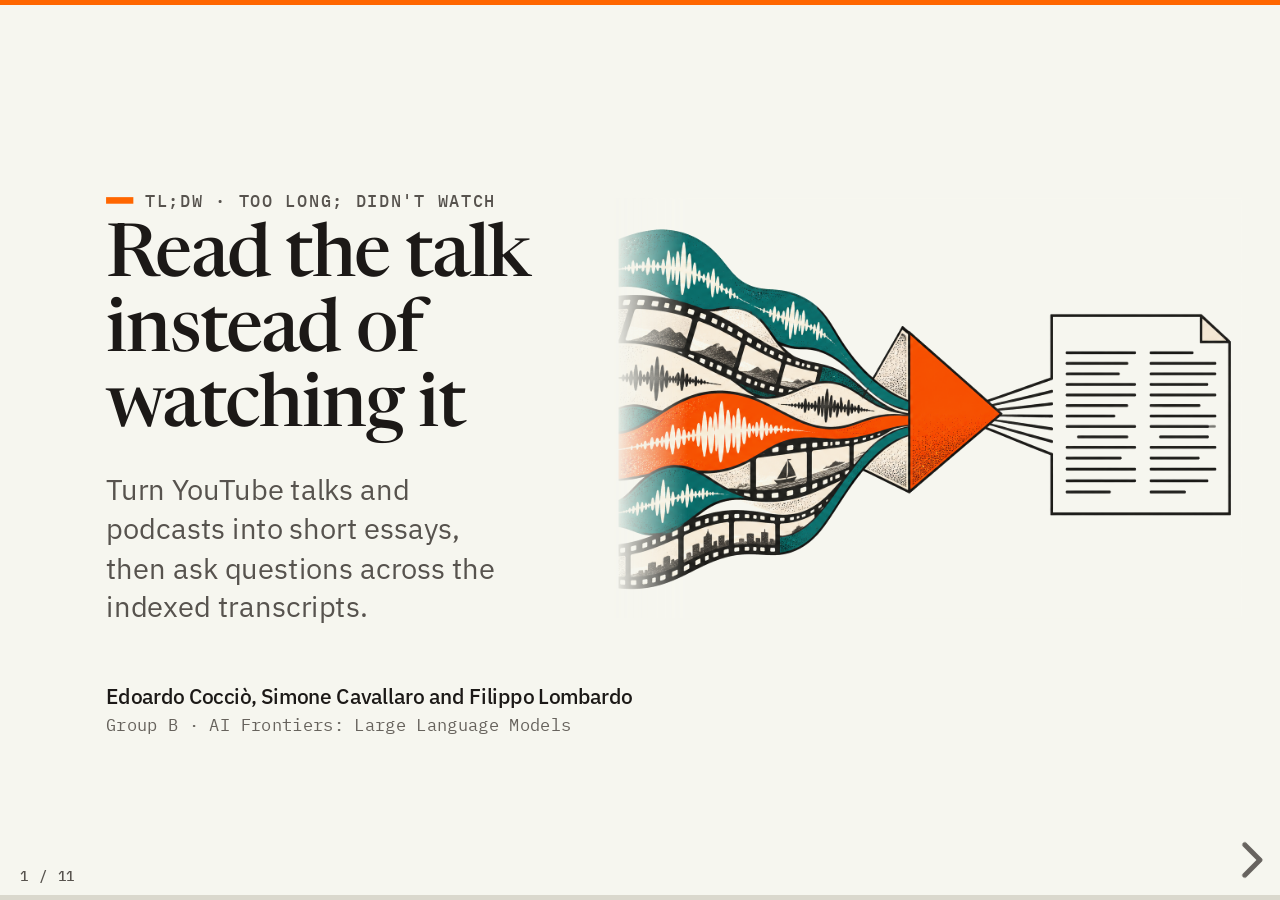
<file: docs/index.html>
<!doctype html>
<html lang="en">
<head>
  <meta charset="utf-8">
  <meta name="viewport" content="width=device-width, initial-scale=1">
  <title>TL;DW · Read the talk instead of watching it</title>
  <link rel="icon" href="data:,">
  <link rel="stylesheet" href="vendor/reveal/reset.css">
  <link rel="stylesheet" href="vendor/reveal/reveal.css">
  <link rel="preconnect" href="https://fonts.googleapis.com">
  <link rel="preconnect" href="https://fonts.gstatic.com" crossorigin>
  <link rel="stylesheet" href="https://fonts.googleapis.com/css2?family=IBM+Plex+Mono:wght@400;500&amp;family=IBM+Plex+Sans:wght@400..700&amp;family=Newsreader:opsz,wght@48,400..700&amp;display=swap">
  <link rel="stylesheet" href="css/theme.css">
</head>
<body>
<main class="reveal">
  <div class="slides">
    <section id="s01-title">
      <div class="slide slide-hero" style="--split-copy: 9fr; --split-visual: 11fr">
        <div class="slide-body">
          <div class="slide-copy">
            <header class="slide-header">
              <p class="kicker">TL;DW · too long; didn't watch</p>
              <h1>Read the talk instead of watching it</h1>
            </header>
            <p class="lead">Turn YouTube talks and podcasts into short essays, then ask questions across the indexed transcripts.</p>
          </div>
          <figure class="visual-frame is-bleed">
            <img src="assets/hero-distill.png" alt="Film strips and audio waves pass through an orange prism and emerge as a printed page.">
          </figure>
        </div>
        <footer class="slide-footer">
          <div>
            <p class="author-line">Edoardo Cocciò, Simone Cavallaro and Filippo Lombardo</p>
            <p class="course-line">Group B · AI Frontiers: Large Language Models</p>
          </div>
        </footer>
      </div>
      <aside class="notes">TL;DW processes videos from selected YouTube channels or links submitted by the owner. It transcribes the audio with speaker labels and timestamps, then writes a standalone essay for a private front page inspired by Hacker News. The chat searches indexed transcript passages. We built it for a single reader who follows talks, interviews and podcasts.</aside>
    </section>

    <section id="s02-why">
      <div class="slide slide-split is-reversed is-even" style="--slide-pad-inline: 48px; --slide-pad-block: 38px; --text-h2: 49px; gap: 18px">
        <header class="slide-header">
          <h2 style="max-inline-size: none">A 37-minute video, a 6-minute read</h2>
        </header>
        <div class="slide-body">
          <div class="slide-copy" style="gap: 0">
            <div style="padding: 18px 0; border-top: 1px solid var(--border-strong)">
              <p class="col-label">The problem</p>
              <p>Talks and interviews are hard to skim.</p>
            </div>
            <div class="fragment" data-fragment-index="0" style="padding: 18px 0; border-top: 1px solid var(--border-strong)">
              <p class="col-label">Even at 2x speed</p>
              <p>This 37m 29s video still takes about 18m 45s.</p>
            </div>
            <div class="fragment" data-fragment-index="1" style="padding: 18px 0; border-top: 1px solid var(--border-strong)">
              <p class="col-label">With TL;DW</p>
              <p style="display: flex; align-items: center; gap: 12px; font: 500 var(--text-h3)/1.3 var(--font-display)">37m 29s video <span class="arrow" style="color: var(--ink-primary)" role="img" aria-label="becomes"></span> 6 min read</p>
              <p>Salvatore Sanfilippo on GLM 5.4 · estimated reading time</p>
            </div>
          </div>
          <figure class="visual-frame is-bleed"><img src="assets/reading-vs-watching.png" alt="A long filmstrip unspools beside the single page it becomes."></figure>
        </div>
      </div>
      <aside class="notes">
        <p>This is a real example from the 25 November 2026 library snapshot. Salvatore Sanfilippo's video on GLM 5.4 runs for 37 minutes and 29 seconds. TL;DW produced the 1,266-word essay “GLM 5.4 gets its depth by looping the middle layers.” The site divides the essay word count by 230 words per minute and rounds up to an estimated six minutes.</p>
      </aside>
    </section>

    <section id="s03-what">
      <div class="slide slide-split is-even" style="--slide-pad-inline: 48px; --slide-pad-block: 38px; --text-h2: 49px; gap: 18px">
        <header class="slide-header">
          <h2 style="max-inline-size: none">The listening is done for you</h2>
        </header>
        <div class="slide-body">
          <div class="shift-strip" style="--shift-before: 4fr; --shift-after: 5fr">
            <div class="shift-head"><span class="col-label">Before</span><span class="col-label">After</span></div>
            <div class="shift-row fragment" data-fragment-index="0">
              <span class="shift-before shift-item"><svg class="mini-icon" viewBox="0 0 24 24" aria-hidden="true"><path d="M20 7v5h-5M4 17v-5h5M6 8a7 7 0 0 1 12-2l2 3M4 15l2 3a7 7 0 0 0 12-2"/></svg><span>Checking channels</span></span>
              <span class="shift-after shift-item"><svg class="mini-icon" viewBox="0 0 24 24" aria-hidden="true"><circle cx="12" cy="12" r="9"/><path d="M12 7v5l4 2"/></svg><span>Scheduled feed checks</span></span>
            </div>
            <div class="shift-row is-agent fragment" data-fragment-index="1">
              <span class="shift-before shift-item"><svg class="mini-icon" viewBox="0 0 24 24" aria-hidden="true"><path d="m3 5 9 7-9 7zm9 0 9 7-9 7z"/></svg><span>Listening at 2x</span></span>
              <span class="shift-after shift-item"><svg class="mini-icon" viewBox="0 0 24 24" aria-hidden="true"><path d="M6 3h9l4 4v14H6zM15 3v5h4M9 12h7m-7 4h7"/></svg><span>Short standalone essay <span class="editorial-tag text-agent">Essay Agent</span></span></span>
            </div>
            <div class="shift-row is-agent fragment" data-fragment-index="2">
              <span class="shift-before shift-item"><svg class="mini-icon" viewBox="0 0 24 24" aria-hidden="true"><path d="M3 8h18M3 16h18"/><rect x="6" y="5" width="3" height="6" rx="1"/><rect x="15" y="13" width="3" height="6" rx="1"/></svg><span>Scrubbing for a quote</span></span>
              <span class="shift-after shift-item"><svg class="mini-icon" viewBox="0 0 24 24" aria-hidden="true"><path d="M4 4h16v12H9l-5 4zM8 8h8m-8 4h5"/></svg><span>Q&amp;A across indexed talks <span class="editorial-tag text-agent">Chat Agent</span></span></span>
            </div>
          </div>
          <figure class="hn-mockup" aria-label="Example TL;DW front page">
            <div class="hn-bar">
              <b class="hn-brand">TL;DW</b>
              <span class="hn-nav"><span aria-current="page">Read</span><span>Ask</span><span>Submit</span></span>
            </div>
            <ul class="hn-list is-pending">
              <li><span class="hn-spinner" aria-hidden="true"></span>Sample talk title
                <span class="hn-meta">transcribing 3/8 · about 3 min left · submitted just now</span>
              </li>
            </ul>
            <ol class="hn-list">
              <li>GLM 5.4 gets its depth by looping the middle layers
                <span class="hn-meta">37m 29s video | 6 min estimated read</span>
              </li>
              <li>When Science Stops Talking to Itself
                <span class="hn-meta">22m 10s video | 4 min estimated read</span>
              </li>
            </ol>
            <span class="hn-ask">Ask</span>
          </figure>
        </div>
        <footer class="slide-footer fragment" data-fragment-index="3">You still pick the channels and writing style.</footer>
      </div>
      <aside class="notes">
        <p>The documented cron schedule checks followed channels every 30 minutes. Submit takes a YouTube link or video ID. Read lists saved essays with the original video duration and an estimated reading time. Ask searches the indexed library. The mockup shows two essays from the library alongside a sample progress row. The time remaining during processing is an estimate.</p>
      </aside>
    </section>

    <section id="s04-how-org">
      <div class="slide" style="--slide-pad-inline: 48px; --slide-pad-block: 38px; --text-h2: 49px; gap: 18px">
        <header class="slide-header">
          <h2 style="max-inline-size: none">How (1/3): a workflow with two bounded agents</h2>
        </header>
        <div class="slide-body" style="gap: 22px">
          <div style="display: grid; grid-template-columns: 290fr 847fr; gap: 32px; align-items: center">
            <ol class="ladder">
              <li class="ladder-rung">Fixed script</li>
              <li class="ladder-rung is-active">Workflow</li>
              <li class="ladder-rung is-active">Bounded tool use <span class="ladder-note fragment" data-fragment-index="0">TL;DW</span></li>
              <li class="ladder-rung is-muted">Open-ended agent</li>
            </ol>
            <div class="fragment" data-fragment-index="1">
              <figure class="arch-diagram" aria-label="Six independent parts exchange state with PostgreSQL." style="height: 318px; flex: none"><svg class="arch-edges" aria-hidden="true" viewBox="0 0 847 318" preserveAspectRatio="none">
                  <defs>
                    <marker id="org-arrow" viewBox="0 0 8 8" refX="7" refY="4" markerWidth="6" markerHeight="6" orient="auto-start-reverse">
                      <path d="M0 0L8 4L0 8z" class="fill-ink" style="stroke: none"></path>
                    </marker>
                  </defs>
                  <path d="M40 101V263" marker-start="url(#org-arrow)" marker-end="url(#org-arrow)"></path>
                  <path d="M266 101V115H66V263" marker-start="url(#org-arrow)" marker-end="url(#org-arrow)"></path>
                  <path d="M430 101V263" marker-start="url(#org-arrow)" marker-end="url(#org-arrow)"></path>
                  <path d="M800 101V263" marker-start="url(#org-arrow)" marker-end="url(#org-arrow)"></path>
                  <path d="M213 227V263" marker-start="url(#org-arrow)" marker-end="url(#org-arrow)"></path>
                  <path d="M584 227V263" marker-start="url(#org-arrow)" marker-end="url(#org-arrow)"></path>
                </svg>
                <div style="position: absolute; left: 0.00%; top: 5px; width: 21.25%">
                  <div class="arch-node" style="justify-content: center; height: 94px">
                    <div class="logo-stack" style="gap: 8px; align-items: center"><span class="logo-stack"><img class="logo-icon is-large" src="assets/logos/rss.svg" width="28" height="28" alt="RSS"></span><strong style="font-size: var(--text-small)">YouTube RSS</strong></div><span>new uploads</span>
                  </div>
                </div>
                <div style="position: absolute; left: 23.02%; top: 5px; width: 14.76%">
                  <div class="arch-node" style="justify-content: center; height: 94px">
                    <div class="logo-stack" style="gap: 8px; align-items: center"><span class="logo-stack"><img class="logo-icon is-large" src="assets/logos/youtube.svg" width="28" height="28" alt="YouTube"></span><strong style="font-size: var(--text-small)">yt-dlp</strong></div><span></span>
                  </div>
                </div>
                <div style="position: absolute; left: 42.50%; top: 5px; width: 17.83%">
                  <div class="arch-node" style="justify-content: center; height: 94px">
                    <div class="logo-stack" style="gap: 8px; align-items: center"><span class="logo-stack"><img class="logo-icon is-large" src="assets/logos/ffmpeg.svg" width="28" height="28" alt="FFmpeg"></span><strong style="font-size: var(--text-small)">FFmpeg</strong></div><span></span>
                  </div>
                </div>
                <div style="position: absolute; left: 71.31%; top: 5px; width: 28.69%">
                  <div class="arch-node" style="justify-content: center; height: 94px">
                    <div class="logo-stack" style="gap: 8px; align-items: center"><span class="logo-stack"><img class="logo-icon is-large" src="assets/logos/openrouter.svg" width="28" height="28" alt="OpenRouter"></span><strong style="font-size: var(--text-small)">OpenRouter</strong></div><span>transcripts and vectors, plain HTTP</span>
                  </div>
                </div>
                <div style="position: absolute; left: 10.63%; top: 137px; width: 30.22%">
                  <div class="arch-node is-agent" data-tab="PydanticAI agent" style="justify-content: center; height: 88px; margin-top: 0">
                    <div class="logo-stack" style="gap: 8px; align-items: center"><span class="logo-stack"><img class="logo-icon is-large" src="assets/logos/pydantic.svg" width="28" height="28" alt="PydanticAI"></span><strong style="font-size: var(--text-small)">Essay Agent</strong></div><span>writes one essay per video</span>
                  </div>
                </div>
                <div style="position: absolute; left: 55.49%; top: 137px; width: 30.11%">
                  <div class="arch-node is-agent" data-tab="PydanticAI agent" style="justify-content: center; height: 88px; margin-top: 0">
                    <div class="logo-stack" style="gap: 8px; align-items: center"><span class="logo-stack"><img class="logo-icon is-large" src="assets/logos/pydantic.svg" width="28" height="28" alt="PydanticAI"></span><strong style="font-size: var(--text-small)">Chat Agent</strong></div><span>answers questions</span>
                  </div>
                </div>
                <div style="position: absolute; left: 0.00%; top: 266px; width: 100.00%">
                  <div class="arch-bus"><span class="logo-stack"><img class="logo-icon is-large" src="assets/logos/postgresql.svg" width="28" height="28" alt="PostgreSQL"><img class="logo-icon is-large" src="assets/logos/supabase.svg" width="28" height="28" alt="Supabase"></span><strong>PostgreSQL on Supabase</strong><small>the hand-off and the queue</small></div>
                </div>
              </figure>
            </div>
          </div>
          <div style="display: grid; grid-auto-flow: column; grid-auto-columns: 1fr; gap: 32px; font-size: var(--text-small)">
            <p>Code fixes the order of steps. Models decide only what the essay says and how a question is answered.</p>
            <p>The agents never call each other. Each stage asks the database what is missing, so there is no broker.</p>
          </div>
          <div class="strip-band fragment" data-fragment-index="2">
            <p class="col-label">Human gates</p>
            <ul class="gate-strip">
              <li><strong>Channel list</strong></li>
              <li><strong>Style guide</strong></li>
              <li><strong>Manual submit or rewrite</strong></li>
              <li><strong>Private SSH access</strong></li>
            </ul>
          </div>
        </div>
      </div>
      <aside class="notes">On the autonomy ladder, TL;DW sits low on purpose: a workflow, with two agents that use tools inside tight bounds. Transcription and embeddings are single requests with a fixed shape, so no model decides anything there. Models make decisions in two places only: writing the essay and answering a question. The agents never talk to each other. PostgreSQL on Supabase holds the state, and each stage looks for its missing piece: a video with no record, a transcript with no essay, a passage with no vector. The owner keeps four gates: which channels are followed, what the style guide says, which single links are submitted or which essays are rewritten, and the SSH tunnel that is the only way in.</aside>
    </section>

    <section id="s05-how-ingest">
      <div class="slide" style="--slide-pad-inline: 48px; --slide-pad-block: 38px; --text-h2: 49px; gap: 18px">
        <header class="slide-header">
          <h2 style="max-inline-size: none">How (2/3): speaker-aware ingestion, least privilege</h2>
        </header>
        <div class="slide-body" style="gap: 14px">
          <div class="arch-diagram">
            <div class="arch-flow" style="gap: 6px">
              <div style="min-width: 0; flex: 1">
                <div class="arch-node" style="justify-content: flex-start; padding-top: 15px; height: 145px"><span class="logo-stack"><img class="logo-icon is-large" src="assets/logos/rss.svg" width="28" height="28" alt="RSS"></span><strong style="font-size: var(--text-small)">YouTube RSS</strong><span>new uploads per channel</span></div>
              </div><span class="arch-arrow" aria-hidden="true" style="--len: 18px"></span>
              <div style="min-width: 0; flex: 1">
                <div class="arch-node" style="justify-content: flex-start; padding-top: 15px; height: 145px"><span class="logo-stack"><img class="logo-icon is-large" src="assets/logos/youtube.svg" width="28" height="28" alt="YouTube"></span><strong style="font-size: var(--text-small)">yt-dlp</strong><span>under 3 min: skipped</span></div>
              </div><span class="arch-arrow" aria-hidden="true" style="--len: 18px"></span>
              <div style="min-width: 0; flex: 1">
                <div class="arch-node" style="justify-content: flex-start; padding-top: 15px; height: 145px"><span class="logo-stack"><img class="logo-icon is-large" src="assets/logos/ffmpeg.svg" width="28" height="28" alt="FFmpeg"></span><strong style="font-size: var(--text-small)">FFmpeg</strong><span>5-minute audio chunks</span></div>
              </div><span class="arch-arrow" aria-hidden="true" style="--len: 18px"></span>
              <div style="min-width: 0; flex: 1">
                <div class="arch-node" style="justify-content: flex-start; padding-top: 15px; height: 145px"><span class="logo-stack"><img class="logo-icon is-large" src="assets/logos/openrouter.svg" width="28" height="28" alt="OpenRouter"></span><strong style="font-size: var(--text-small)">Grok STT 2.0</strong><span>words, times, speakers</span></div>
              </div><span class="arch-arrow fragment" data-fragment-index="0" style="--len: 18px" aria-hidden="true"></span>
              <div class="fragment" data-fragment-index="0" style="min-width: 0; flex: 1">
                <div class="arch-node" style="justify-content: flex-start; padding-top: 15px; height: 145px"><span class="logo-stack"><img class="logo-icon is-large" src="assets/logos/python.svg" width="28" height="28" alt="Python"></span><strong style="font-size: var(--text-small)">Python</strong><span>speaker turns, 200 words max</span></div>
              </div><span class="arch-arrow fragment" data-fragment-index="0" style="--len: 18px" aria-hidden="true"></span>
              <div class="fragment" data-fragment-index="0" style="min-width: 0; flex: 1">
                <div class="arch-node" style="justify-content: flex-start; padding-top: 15px; height: 145px"><span class="logo-stack"><img class="logo-icon is-large" src="assets/logos/postgresql.svg" width="28" height="28" alt="PostgreSQL"></span><strong style="font-size: var(--text-small)">PostgreSQL</strong><span>saved in one transaction</span></div>
              </div>
            </div>
          </div>
          <figure class="transcript-card fragment" data-fragment-index="0" style="width: 65%; align-self: flex-end">
            <figcaption class="ts" style="padding-left: 65px">chunk 2, speaker 1</figcaption><span class="arch-arrow is-down" aria-hidden="true" style="align-self: flex-start; margin: 0 0 0 79px; --len: 12px"></span>
            <p style="display: grid; grid-template-columns: auto auto 1fr; gap: 10px"><span class="ts">12:45</span><span class="spk">2.1</span><span>so the question is what happens when you halve the model</span></p>
            <p style="display: grid; grid-template-columns: auto auto 1fr; gap: 10px"><span class="ts">12:58</span><span class="spk">2.0</span><span>right, and the loss curve barely moves until about here</span></p>
          </figure>
          <div style="display: grid; grid-auto-flow: column; grid-auto-columns: 1fr; gap: 32px; font-size: var(--text-small)">
            <p>When polling, clips under three minutes are skipped.</p>
            <p>Grok STT 2.0 returns every word with a timestamp and a speaker.</p>
            <p>Turns of up to 200 words keep who said what.</p>
            <p>Neither agent can write, delete or browse the web.</p>
          </div>
          <div class="strip-band is-open fragment" data-fragment-index="1">
            <p class="col-label">Tool boundary</p>
            <ul class="tool-strip">
              <li class="is-agent"><span class="tool-count">1</span><span class="tool-copy"><strong>Essay Agent</strong><span>tool: transcription pipeline (audio to text)</span></span></li>
              <li class="is-agent"><span class="tool-count">1</span><span class="tool-copy"><strong>Chat Agent</strong><span>tool: read-only retrieval over pgvector</span></span></li>
            </ul>
          </div>
        </div>
      </div>
      <aside class="notes">yt-dlp reads a video's details before downloading, and when polling anything under three minutes is stored as skipped, which drops Shorts. FFmpeg cuts the audio into five-minute pieces without re-encoding, and each piece takes about 17 seconds through OpenRouter, inside the provider's 60-second limit. Speaker numbers restart in every piece, so each label carries its chunk number and nothing guesses who is who across chunks. Then the tool boundary. Each agent pairs with one read-only tool: the Essay Agent relies on the transcription pipeline to turn audio into a diarized transcript (while ordinary code saves the essay), and the Chat Agent relies on semantic retrieval over pgvector. Neither can change stored data, so a hostile transcript has nothing to act with.</aside>
    </section>

    <section id="s06-how-agents">
      <div class="slide" style="--slide-pad-inline: 48px; --slide-pad-block: 38px; --text-h2: 49px; gap: 18px">
        <header class="slide-header">
          <h2 style="max-inline-size: none">How (3/3): two PydanticAI patterns</h2>
        </header>
        <div class="slide-body">
          <div style="display: grid; grid-template-columns: 1fr 1.04fr; gap: 24px; align-items: center">
            <div class="fragment" data-fragment-index="0" style="">
              <p class="col-label shift-item"><svg class="mini-icon" viewBox="0 0 24 24" aria-hidden="true"><path d="M6 3h9l4 4v14H6zM15 3v5h4M9 12h7m-7 4h7"></path></svg><span>Pattern 1</span></p>
              <figure class="arch-diagram" aria-label="Single structured request." style="height: 394px; flex: none"><svg class="arch-edges" aria-hidden="true" viewBox="0 0 553 394" preserveAspectRatio="none">
                  <defs>
                    <marker id="pattern-1" viewBox="0 0 8 8" refX="7" refY="4" markerWidth="6" markerHeight="6" orient="auto-start-reverse">
                      <path d="M0 0L8 4L0 8z" class="fill-ink" style="stroke: none"></path>
                    </marker>
                  </defs>
                  <path d="M115 79V98H419V121" marker-end="url(#pattern-1)"></path>
                  <path d="M419 79V121" marker-end="url(#pattern-1)"></path>
                  <path d="M204 180H287" marker-end="url(#pattern-1)"></path>
                  <path d="M419 225V247H120V273" marker-end="url(#pattern-1)"></path>
                  <path d="M264 319H287" marker-end="url(#pattern-1)"></path>
                </svg>
                <div style="position: absolute; left: 0.00%; top: 8px; width: 41.59%">
                  <div class="arch-node" style="justify-content: center; height: 70px"><strong class="shift-item" style="font-size: var(--text-small)"><svg class="mini-icon" viewBox="0 0 24 24" aria-hidden="true"><path d="m12 3 8 3v5c0 5-4 8-8 10-4-2-8-5-8-10V6z"></path><path d="m8.5 11.5 2.5 2.5 4.5-5"></path></svg><span>Grounding rules</span></strong><span>fixed: nothing invented</span></div>
                </div>
                <div style="position: absolute; left: 52.26%; top: 8px; width: 47.74%">
                  <div class="arch-node is-owner" style="justify-content: center; height: 70px"><strong class="shift-item" style="font-size: var(--text-small)"><svg class="mini-icon" viewBox="0 0 24 24" aria-hidden="true"><path d="m4 16 9-9 4 4-9 9-5 1zM14 6l2-2a2 2 0 0 1 3 0l1 1a2 2 0 0 1 0 3l-2 2"></path></svg><span>Style guide</span></strong><span>owner edits voice and length</span></div>
                </div>
                <div style="position: absolute; left: 0.00%; top: 135px; width: 36.71%">
                  <div class="arch-node" style="justify-content: center; height: 88px">
                    <div class="logo-stack" style="gap: 8px; align-items: center"><span class="logo-stack"><img class="logo-icon is-large" src="assets/logos/postgresql.svg" width="28" height="28" alt="PostgreSQL"></span><strong style="font-size: var(--text-small)">Transcript</strong></div><span>every turn, in order</span>
                  </div>
                </div>
                <div style="position: absolute; left: 52.26%; top: 135px; width: 47.74%">
                  <div class="arch-node is-agent" data-tab="PydanticAI agent" style="justify-content: center; height: 88px; margin-top: 0">
                    <div class="logo-stack" style="gap: 8px; align-items: center"><span class="logo-stack"><img class="logo-icon is-large" src="assets/logos/pydantic.svg" width="28" height="28" alt="PydanticAI"><img class="logo-icon is-large" src="assets/logos/openrouter.svg" width="28" height="28" alt="OpenRouter"></span><strong style="font-size: var(--text-small)">Essay Agent</strong></div><span>one request</span>
                  </div>
                </div>
                <div style="position: absolute; left: 0.00%; top: 275px; width: 47.56%">
                  <div class="arch-node" style="justify-content: center; height: 88px"><strong class="shift-item" style="font-size: var(--text-small)"><svg class="mini-icon" viewBox="0 0 24 24" aria-hidden="true"><path d="M6 3h9l4 4v14H6zM15 3v5h4M9 12h7m-7 4h7"></path></svg><span>Title + Markdown body</span></strong><span>validated structure</span></div>
                </div>
                <div style="position: absolute; left: 52.26%; top: 275px; width: 47.74%">
                  <div class="arch-node" style="justify-content: center; height: 88px">
                    <div class="logo-stack" style="gap: 8px; align-items: center"><span class="logo-stack"><img class="logo-icon is-large" src="assets/logos/postgresql.svg" width="28" height="28" alt="PostgreSQL"></span><strong style="font-size: var(--text-small)">PostgreSQL</strong></div><span>saved if transcript unchanged</span>
                  </div>
                </div>
              </figure>
              <p style="border-top: 1px solid var(--border-strong); padding-top: 12px; font-size: var(--text-small)">Single-shot structured synthesis. The whole transcript in, a validated title and Markdown body out.</p>
            </div>
            <div class="fragment" data-fragment-index="1" style="padding-left: 23px; border-left: 1px solid var(--border-strong)">
              <p class="col-label shift-item"><svg class="mini-icon" viewBox="0 0 24 24" aria-hidden="true"><circle cx="10" cy="10" r="6"></circle><path d="m15 15 6 6"></path></svg><span>Pattern 2</span></p>
              <figure class="arch-diagram" aria-label="Grounded retrieval with an optional repeat search." style="height: 394px; flex: none"><svg class="arch-edges" aria-hidden="true" viewBox="0 0 553 394" preserveAspectRatio="none">
                  <defs>
                    <marker id="pattern-2" viewBox="0 0 8 8" refX="7" refY="4" markerWidth="6" markerHeight="6" orient="auto-start-reverse">
                      <path d="M0 0L8 4L0 8z" class="fill-ink" style="stroke: none"></path>
                    </marker>
                  </defs>
                  <path d="M196 45H281" marker-end="url(#pattern-2)"></path>
                  <path d="M470 100V130" marker-end="url(#pattern-2)"></path>
                  <path d="M550 204V279" marker-end="url(#pattern-2)"></path>
                  <path d="M283 70H208V264H150V279" marker-end="url(#pattern-2)"></path>
                  <path d="M24 279V100" marker-end="url(#pattern-2)"></path>
                  <path d="M289 330H233V84H281" marker-end="url(#pattern-2)" class="fragment" data-fragment-index="2"></path>
                </svg>
                <div style="position: absolute; left: 0.00%; top: 8px; width: 35.26%">
                  <div class="arch-node" style="justify-content: center; height: 90px">
                    <div class="logo-stack" style="gap: 8px; align-items: center"><span class="logo-stack"><img class="logo-icon is-large" src="assets/logos/jinja.svg" width="28" height="28" alt="Jinja2"></span><strong style="font-size: var(--text-small)">Question</strong></div><span>essay panel or Ask page</span>
                  </div>
                </div>
                <div style="position: absolute; left: 51.18%; top: 8px; width: 48.82%">
                  <div class="arch-node is-agent" data-tab="PydanticAI agent" style="justify-content: center; height: 90px; margin-top: 0">
                    <div class="logo-stack" style="gap: 8px; align-items: center"><span class="logo-stack"><img class="logo-icon is-large" src="assets/logos/pydantic.svg" width="28" height="28" alt="PydanticAI"><img class="logo-icon is-large" src="assets/logos/openrouter.svg" width="28" height="28" alt="OpenRouter"></span><strong style="font-size: var(--text-small)">Chat Agent</strong></div><span>searches before answering</span>
                  </div>
                </div>
                <div style="position: absolute; left: 52.26%; top: 132px; width: 47.74%">
                  <div class="arch-node" style="justify-content: center; height: 70px">
                    <div class="logo-stack" style="gap: 8px; align-items: center"><span class="logo-stack"><img class="logo-icon is-large" src="assets/logos/voyage.svg" width="28" height="28" alt=""></span><strong style="font-size: var(--text-small)">Voyage 4 Lite</strong></div><span>query to vector</span>
                  </div>
                </div>
                <div style="position: absolute; left: 52.26%; top: 281px; width: 47.74%">
                  <div class="arch-node" style="justify-content: center; height: 100px">
                    <div class="logo-stack"><span class="logo-stack"><img class="logo-icon is-large" src="assets/logos/postgresql.svg" width="28" height="28" alt="PostgreSQL"></span><span class="editorial-tag"><img class="logo-icon is-large" src="assets/logos/supabase.svg" alt="">Supabase</span></div><strong style="font-size: var(--text-small)">8 nearest passages</strong><span>exact cosine scan in pgvector</span>
                  </div>
                </div>
                <div style="position: absolute; left: 0.00%; top: 281px; width: 30.74%">
                  <div class="arch-node" style="justify-content: center; height: 100px"><strong class="shift-item" style="font-size: var(--text-small)"><svg class="mini-icon" viewBox="0 0 24 24" aria-hidden="true"><path d="M4 4h16v12H9l-5 4zM8 8h8m-8 4h5"></path></svg><span>Answer</span></strong><span>streamed by Starlette</span></div>
                </div>
                <div style="position: absolute; left: 52.26%; top: 211px; width: 46.11%">
                  <div style="font-size: var(--text-micro); color: var(--ink-secondary)">essay page: that video<br>Ask: the whole library</div>
                </div>
                <div style="position: absolute; left: 6.69%; top: 155px; width: 25.68%"><span class="fragment" data-fragment-index="2" style="display: block; color: var(--ink-secondary); font: 400 var(--text-micro)/1.25 var(--font-mono)">search again with new wording</span></div>
              </figure>
              <p style="border-top: 1px solid var(--border-strong); padding-top: 12px; font-size: var(--text-small)">Retrieval-first answers. Search, search again if needed, then answer within the scope the page sets.</p>
            </div>
          </div>
        </div>
      </div>
      <aside class="notes">The Essay Agent makes one call with the full transcript and a typed reply. The source is fixed and fits in the model's context, so a loop would add cost and failure points, and summarizing chunks separately would break arguments that span the talk. Fixed rules forbid any fact, number or quote the transcript lacks; the owner's style guide sets voice and length. The Chat Agent works the other way. Passages of 20 or more words are embedded with Voyage 4 Lite, and its search takes the eight nearest by an exact scan. On the site its first step must be a search. The standalone chat also links each claim to the essay and the exact second in the video.</aside>
    </section>

    <section id="s07-eval-cases">
      <div class="slide" style="--slide-pad-inline: 48px; --slide-pad-block: 38px; --text-h2: 49px; gap: 18px">
        <header class="slide-header">
          <h2 style="max-inline-size: none">Eval (1/2): how we tested TL;DW</h2>
        </header>
        <div class="slide-body">
          <figure class="eval-tree" aria-labelledby="eval-tree-title">
            <figcaption id="eval-tree-title">10 test cases</figcaption>
            <div class="eval-columns">
              <article class="eval-group is-agent">
                <h3 class="eval-head-stat"><span class="eval-big-num">5</span> Routine checks</h3>
                <ol class="eval-cases">
                  <li>Lead a short essay with its thesis</li>
                  <li>Keep two speakers’ views distinct</li>
                  <li>Condense an hour-long talk</li>
                  <li>Answer from one essay’s video</li>
                  <li>Answer across several videos</li>
                </ol>
              </article>
              <article class="eval-group">
                <h3 class="eval-head-stat"><span class="eval-big-num">3</span> Tricky inputs</h3>
                <ol class="eval-cases fragment" data-fragment-index="0" start="6">
                  <li>Overlapping speech in Italian</li>
                  <li>A clip under three minutes</li>
                  <li>A question the library can’t answer</li>
                </ol>
              </article>
              <article class="eval-group is-accent">
                <h3 class="eval-head-stat"><span class="eval-big-num">2</span> Deliberate attacks</h3>
                <ol class="eval-cases fragment" data-fragment-index="1" start="9">
                  <li>An instruction hidden in speech</li>
                  <li>Raw HTML or a malformed link</li>
                </ol>
              </article>
            </div>
          </figure>
        </div>
      </div>
      <aside class="notes">
        <p>We started with five tasks a reader expects to work on an ordinary day. Then we tried three inputs that could trip up the system even when nobody was trying to fool it. For example, the closest search result might still leave a question unanswered. Finally, we deliberately supplied hostile input. One case tests whether an instruction spoken in a video can steer the model. The other checks how the site handles raw HTML and malformed links.</p>
        <ol>
          <li>Short tech talk: essay states its thesis first and never mentions the video.</li>
          <li>Interview, two speakers: questions and answers kept apart.</li>
          <li>Talk over an hour: essay under 1,500 words.</li>
          <li>Question on one essay: answer uses that video only.</li>
          <li>Question across the library: each part names its video.</li>
          <li>Italian, people talking over each other: Italian transcript, English essay, no stray script.</li>
          <li>Clip under 3 minutes: skipped, nothing spent.</li>
          <li>Question the library can't answer: still answers, marks general knowledge.</li>
          <li>Spoken "ignore your instructions" in a talk: treated as quoted source text.</li>
          <li>Script tag or malformed link: shown as text, or refused by Submit.</li>
        </ol>
      </aside>
    </section>

    <section id="s08-eval-loop">
      <div class="slide" style="--slide-pad-inline: 48px; --slide-pad-block: 38px; --text-h2: 49px; gap: 18px">
        <header class="slide-header">
          <h2 style="max-inline-size: none">Eval (2/2): measure, change one thing, measure again</h2>
        </header>
        <div class="slide-body">
          <table class="eval-costs">
            <thead>
              <tr><th scope="col">Configuration</th><th scope="col">Cost per hour of video</th></tr>
            </thead>
            <tbody>
              <tr class="is-muted">
                <th scope="row">
                  <p class="model-icons">
                    <img class="logo-icon" src="assets/logos/googlegemini.svg" alt="Gemini">
                    <img class="logo-icon" src="assets/logos/nvidia.svg" alt="NVIDIA">
                    <span class="col-label">Baseline</span>
                  </p>
                  <p>Gemini 3.5 Transcribe detected the language. Nemotron wrote essays and could answer chat questions without searching.</p>
                </th>
                <td class="eval-figure">$0.27</td>
              </tr>
              <tr class="is-agent fragment" data-fragment-index="0">
                <th scope="row">
                  <p class="model-icons">
                    <img class="logo-icon" src="assets/logos/grok.svg" alt="Grok">
                    <img class="logo-icon" src="assets/logos/nvidia.svg" alt="NVIDIA">
                    <span class="col-label">Change 1</span>
                  </p>
                  <p>Grok STT 2.0 transcribed five-minute chunks with language hints. Nemotron handled essays and chat.</p>
                </th>
                <td class="eval-figure">$0.10</td>
              </tr>
              <tr class="is-accent fragment" data-fragment-index="1">
                <th scope="row">
                  <p class="model-icons">
                    <img class="logo-icon" src="assets/logos/grok.svg" alt="Grok">
                    <img class="logo-icon" src="assets/logos/deepseek.svg" alt="DeepSeek V4.1 Flash">
                    <span class="col-label">Change 2</span>
                  </p>
                  <p>DeepSeek V4.1 Flash for essays and chat, first search forced, untrusted-data framing, HTML escaped</p>
                </th>
                <td class="eval-figure">$0.10</td>
              </tr>
            </tbody>
          </table>
        </div>
      </div>
      <aside class="notes">Each change answers a failure we saw. In the baseline, Gemini labelled speakers on every word in one call and on a quarter of them in an identical repeat, so the interview case fails. Switching to Grok STT 2.0 fixed the speakers and cut cost from 27 to 10 cents an hour. The language hint matters too: without it, one Italian conversation drifted into Hebrew script. Change 2 moves essay generation and chat to DeepSeek V4.1 Flash and hardens the chat loop. Forcing the first search grounds the first answer, so fewer follow-ups are needed. Transcripts and search results are framed as source material, and the renderer escapes raw HTML, which it otherwise passes through untouched.</aside>
    </section>

    <section id="s09-risks">
      <div class="slide" style="--slide-pad-inline: 48px; --slide-pad-block: 38px; --text-h2: 49px; gap: 18px">
        <header class="slide-header">
          <h2 style="max-inline-size: none">Risks: four ways it could fail, four defenses</h2>
        </header>
        <div class="slide-body">
          <div class="risk-table" role="table" aria-label="Four risks and their defenses">
            <div class="risk-head" role="row"><span class="col-label" role="columnheader">Risk</span><span class="col-label" role="columnheader">What could go wrong</span><span class="col-label" role="columnheader">Defense in TL;DW</span></div>
            <div class="risk-row fragment" data-fragment-index="0" role="row">
              <h3 class="risk-name shift-item" role="rowheader"><svg class="mini-icon" viewBox="0 0 24 24" aria-hidden="true"><path d="m12 3 8 3v5c0 5-4 8-8 10-4-2-8-5-8-10V6zM12 7v6m0 3v.1"></path></svg><span>Prompt injection</span></h3>
              <p class="risk-threat" role="cell">A transcript or question tells the model to act</p>
              <div role="cell">
                <ul class="risk-defense">
                  <li>Chat Agent has one read-only tool</li>
                  <li>transcripts and search results are framed as source material</li>
                  <li>Markdown output escapes raw HTML</li>
                </ul>
              </div>
            </div>
            <div class="risk-row fragment" data-fragment-index="1" role="row">
              <h3 class="risk-name shift-item" role="rowheader"><svg class="mini-icon" viewBox="0 0 24 24" aria-hidden="true"><rect x="4.5" y="10" width="15" height="11" rx="2"></rect><path d="M8 10V7a4 4 0 0 1 8 0v3m-4 4v3"></path></svg><span>Privacy</span></h3>
              <p class="risk-threat" role="cell">Someone else reads the library or the key</p>
              <div role="cell">
                <ul class="risk-defense">
                  <li>Site and chat listen only on the server itself, reached through an SSH tunnel</li>
                  <li>no accounts</li>
                  <li>database row level security with no policies</li>
                  <li>secrets redacted from error output</li>
                </ul>
              </div>
            </div>
            <div class="risk-row fragment" data-fragment-index="2" role="row">
              <h3 class="risk-name shift-item" role="rowheader"><svg class="mini-icon" viewBox="0 0 24 24" aria-hidden="true"><ellipse cx="10" cy="6" rx="7" ry="3"></ellipse><path d="M3 6v5c0 2 3 3 7 3s7-1 7-3V6m-14 5v5c0 2 3 3 7 3m10-8v6c0 3-4 4-7 4"></path></svg><span>Cost</span></h3>
              <p class="risk-threat" role="cell">A loop or a bad video burns credit</p>
              <div role="cell">
                <ul class="risk-defense">
                  <li>Clips under 3 min skipped</li>
                  <li>$0.10/hr transcription</li>
                  <li>low-cost DeepSeek V4.1 Flash for essays and chat</li>
                  <li>no retries inside a run</li>
                  <li>a failed essay never pays for transcription twice</li>
                </ul>
              </div>
            </div>
            <div class="risk-row fragment" data-fragment-index="3" role="row">
              <h3 class="risk-name shift-item" role="rowheader"><svg class="mini-icon" viewBox="0 0 24 24" aria-hidden="true"><path d="M2 12s4-7 10-7 10 7 10 7-4 7-10 7S2 12 2 12z"></path><path d="m8.5 12 2.5 2.5 4.5-5"></path></svg><span>Hallucination</span></h3>
              <p class="risk-threat" role="cell">An essay or answer invents facts</p>
              <div role="cell">
                <ul class="risk-defense">
                  <li>Fixed rule: nothing the transcript lacks</li>
                  <li>site chat searches before answering</li>
                  <li>exact cosine scan</li>
                  <li>general-knowledge gaps marked</li>
                  <li>standalone chat links the exact second</li>
                </ul>
              </div>
            </div>
          </div>
        </div>
      </div>
      <aside class="notes">Injection first. The Chat Agent's only tool reads, so an instruction hidden in a talk has nothing to act with, and the agent is told to treat search results as source material and ignore instructions inside them. Privacy comes from having nothing public: both web apps listen on the server's loopback address, the owner reaches them through one SSH tunnel, and Supabase's public key can't read the tables. Cost is capped by design: Shorts are skipped, transcription is ten cents an hour, and a failure waits for the next poll instead of looping. For hallucination, the essay rules forbid anything the transcript lacks, and the chat marks what comes from general knowledge, so the reader knows what to check.</aside>
    </section>

    <section id="s10-demo">
      <div class="slide" style="--slide-pad-inline: 48px; --slide-pad-block: 38px; --text-h2: 49px; gap: 18px">
        <header class="slide-header">
          <h2 style="max-inline-size: none">What worked and what fell short</h2>
        </header>
        <div class="slide-body">
          <div class="demo-split">
            <article class="demo-col is-agent fragment" data-fragment-index="0">
              <h3 class="col-label">What worked</h3>
              <ul class="result-points">
                <li><strong>19 essays</strong> from nearly 7 hours of source video.</li>
                <li><strong>373 searchable passages</strong> with timestamps.</li>
                <li>Sanfilippo’s 37-minute video on GLM 5.4 became an estimated <strong>6-minute read</strong>.</li>
              </ul>
            </article>
            <article class="demo-col is-accent fragment" data-fragment-index="1">
              <h3 class="col-label">Where it fell short</h3>
              <ul class="result-points">
                <li>One essay exceeded <strong>1,500 words</strong>. In another, a <strong>direct quote</strong> differed from the transcript.</li>
                <li><strong>Manual reprocessing</strong> can remove an existing essay if indexing fails.</li>
                <li><strong>Built for videos driven by speech.</strong> Audio-only analysis can miss details shown only on screen.</li>
              </ul>
            </article>
          </div>
        </div>
      </div>
      <aside class="notes">
        <p>The read-only snapshot on 25 November 2026 contained 19 essays covering 6 hours and 52 minutes of video, and 373 passages with embeddings and timestamps. All 19 essays were listed and rendered by the local site. Sanfilippo's 37-minute-and-29-second video on GLM 5.4 produced a 1,266-word essay, estimated at six minutes to read. The database counts describe the saved library.</p>
        <p>One essay exceeded the 1,500-word limit in the style guide. A separate essay presented wording edited from its transcript as a direct quote. In a local simulation, an indexing error during manual reprocessing triggered the code path that deletes the processed video and its essay. A simulated scheduled poll retried the pending indexing step without rerunning transcription or essay generation. No live database rows were changed during these checks.</p>
        <p>TL;DW is designed for talks, interviews and other videos that communicate mainly through speech. The essay and chat use the audio transcript. If a diagram, slide or on-screen demonstration contains information the speaker never explains, that information can be missing from the essay and unavailable as a source for the chat.</p>
      </aside>
    </section>

    <section id="s11-thank-you">
      <div class="slide slide-hero slide-closing" style="--split-copy: 9fr; --split-visual: 11fr">
        <div class="slide-body">
          <div class="slide-copy">
            <header class="slide-header">
              <p class="kicker">TL;DW · too long; didn't watch</p>
              <h2>Thank you<br>for your attention</h2>
            </header>
            <div class="closing-repo">
              <p>Take a closer look at the project on GitHub.</p>
              <a class="closing-link" href="https://github.com/Dadd0/tldw" target="_blank" rel="noopener">
                github.com/Dadd0/tldw
              </a>
            </div>
          </div>
          <figure class="visual-frame is-bleed">
            <img src="assets/hero-distill.png" alt="">
          </figure>
        </div>
      </div>
      <aside class="notes">Thank the audience and point them to the repository.</aside>
    </section>
  </div>
</main>

<script src="vendor/reveal/reveal.js"></script>
<script src="vendor/reveal/plugin/notes.js"></script>
<script>
  Reveal.initialize({
    width: 1280,
    height: 720,
    margin: 0.06,
    center: false,
    hash: true,
    slideNumber: 'c/t',
    transition: 'fade',
    transitionSpeed: 'fast',
    pdfMaxPagesPerSlide: 1,
    pdfSeparateFragments: false,
    plugins: [RevealNotes]
  });
</script>
</body>
</html>
</file>
<file: docs/vendor/reveal/reveal.css>
.reveal .stretch,.reveal .r-stretch{max-width:none;max-height:none}.reveal pre.stretch code,.reveal pre.r-stretch code{box-sizing:border-box;height:100%;max-height:100%}.reveal .r-fit-text{white-space:nowrap;display:inline-block}.reveal .r-stack{grid-template-rows:100%;display:grid}.reveal .r-stack>*{grid-area:1/1;margin:auto}.reveal .r-vstack,.reveal .r-hstack{display:flex}.reveal .r-vstack img,.reveal .r-vstack video,.reveal .r-hstack img,.reveal .r-hstack video{object-fit:contain;min-width:0;min-height:0}.reveal .r-vstack{flex-direction:column;justify-content:center;align-items:center}.reveal .r-hstack{flex-direction:row;justify-content:center;align-items:center}.reveal .items-stretch{align-items:stretch}.reveal .items-start{align-items:flex-start}.reveal .items-center{align-items:center}.reveal .items-end{align-items:flex-end}.reveal .justify-between{justify-content:space-between}.reveal .justify-around{justify-content:space-around}.reveal .justify-start{justify-content:flex-start}.reveal .justify-center{justify-content:center}.reveal .justify-end{justify-content:flex-end}html.reveal-full-page{width:100%;height:100vh;height:calc(var(--vh,1vh) * 100);height:100dvh;overflow:hidden}.reveal-viewport{color:#000;--r-controls-spacing:12px;--r-overlay-header-height:40px;--r-overlay-margin:0px;--r-overlay-padding:6px;--r-overlay-gap:5px;background-color:#fff;height:100%;margin:0;line-height:1;position:relative;overflow:hidden}@media screen and (width<=1024px),(height<=768px){.reveal-viewport{--r-overlay-header-height:26px}}.reveal-viewport:fullscreen{width:100%!important;height:100%!important;top:0!important;left:0!important;transform:none!important}.reveal .fragment{transition:all .2s}.reveal .fragment:not(.custom){opacity:0;visibility:hidden;will-change:opacity}.reveal .fragment.visible{opacity:1;visibility:inherit}.reveal .fragment.disabled{transition:none}.reveal .fragment.grow{opacity:1;visibility:inherit}.reveal .fragment.grow.visible{transform:scale(1.3)}.reveal .fragment.shrink{opacity:1;visibility:inherit}.reveal .fragment.shrink.visible{transform:scale(.7)}.reveal .fragment.zoom-in{transform:scale(.1)}.reveal .fragment.zoom-in.visible{transform:none}.reveal .fragment.fade-out{opacity:1;visibility:inherit}.reveal .fragment.fade-out.visible{opacity:0;visibility:hidden}.reveal .fragment.semi-fade-out{opacity:1;visibility:inherit}.reveal .fragment.semi-fade-out.visible{opacity:.5;visibility:inherit}.reveal .fragment.strike{opacity:1;visibility:inherit}.reveal .fragment.strike.visible{text-decoration:line-through}.reveal .fragment.fade-up{transform:translateY(40px)}.reveal .fragment.fade-up.visible{transform:translate(0)}.reveal .fragment.fade-down{transform:translateY(-40px)}.reveal .fragment.fade-down.visible{transform:translate(0)}.reveal .fragment.fade-right{transform:translate(-40px)}.reveal .fragment.fade-right.visible{transform:translate(0)}.reveal .fragment.fade-left{transform:translate(40px)}.reveal .fragment.fade-left.visible{transform:translate(0)}.reveal .fragment.fade-in-then-out,.reveal .fragment.current-visible{opacity:0;visibility:hidden}.reveal .fragment.fade-in-then-out.current-fragment,.reveal .fragment.current-visible.current-fragment{opacity:1;visibility:inherit}.reveal .fragment.fade-in-then-semi-out{opacity:0;visibility:hidden}.reveal .fragment.fade-in-then-semi-out.visible{opacity:.5;visibility:inherit}.reveal .fragment.fade-in-then-semi-out.current-fragment,.reveal .fragment.highlight-red,.reveal .fragment.highlight-current-red,.reveal .fragment.highlight-green,.reveal .fragment.highlight-current-green,.reveal .fragment.highlight-blue,.reveal .fragment.highlight-current-blue{opacity:1;visibility:inherit}.reveal .fragment.highlight-red.visible{color:#ff2c2d}.reveal .fragment.highlight-green.visible{color:#17ff2e}.reveal .fragment.highlight-blue.visible{color:#1b91ff}.reveal .fragment.highlight-current-red.current-fragment{color:#ff2c2d}.reveal .fragment.highlight-current-green.current-fragment{color:#17ff2e}.reveal .fragment.highlight-current-blue.current-fragment{color:#1b91ff}.reveal:after{content:"";font-style:italic}.reveal iframe{z-index:1}.reveal a{position:relative}@keyframes bounce-right{0%,10%,25%,40%,50%{transform:translate(0)}20%{transform:translate(10px)}30%{transform:translate(-5px)}}@keyframes bounce-left{0%,10%,25%,40%,50%{transform:translate(0)}20%{transform:translate(-10px)}30%{transform:translate(5px)}}@keyframes bounce-down{0%,10%,25%,40%,50%{transform:translateY(0)}20%{transform:translateY(10px)}30%{transform:translateY(-5px)}}.reveal .controls{top:auto;bottom:var(--r-controls-spacing);right:var(--r-controls-spacing);z-index:11;color:#000;pointer-events:none;font-size:10px;display:none;position:absolute;left:auto}.reveal .controls button{cursor:pointer;color:currentColor;z-index:2;pointer-events:auto;font-size:inherit;visibility:hidden;opacity:0;-webkit-appearance:none;-webkit-tap-highlight-color:#0000;background-color:#0000;border:0;outline:0;padding:0;transition:color .2s,opacity .2s,transform .2s;position:absolute;transform:scale(.9999)}.reveal .controls .controls-arrow:before,.reveal .controls .controls-arrow:after{content:"";transform-origin:.2em;will-change:transform;background-color:currentColor;border-radius:.25em;width:2.6em;height:.5em;transition:all .15s,background-color .8s;position:absolute;top:0;left:0}.reveal .controls .controls-arrow{width:3.6em;height:3.6em;position:relative}.reveal .controls .controls-arrow:before{transform:translate(.5em)translateY(1.55em)rotate(45deg)}.reveal .controls .controls-arrow:after{transform:translate(.5em)translateY(1.55em)rotate(-45deg)}.reveal .controls .controls-arrow:hover:before{transform:translate(.5em)translateY(1.55em)rotate(40deg)}.reveal .controls .controls-arrow:hover:after{transform:translate(.5em)translateY(1.55em)rotate(-40deg)}.reveal .controls .controls-arrow:active:before{transform:translate(.5em)translateY(1.55em)rotate(36deg)}.reveal .controls .controls-arrow:active:after{transform:translate(.5em)translateY(1.55em)rotate(-36deg)}.reveal .controls .navigate-left{bottom:3.2em;right:6.4em;transform:translate(-10px)}.reveal .controls .navigate-left.highlight{animation:2s ease-out 50 both bounce-left}.reveal .controls .navigate-right{bottom:3.2em;right:0;transform:translate(10px)}.reveal .controls .navigate-right .controls-arrow{transform:rotate(180deg)}.reveal .controls .navigate-right.highlight{animation:2s ease-out 50 both bounce-right}.reveal .controls .navigate-up{bottom:6.4em;right:3.2em;transform:translateY(-10px)}.reveal .controls .navigate-up .controls-arrow{transform:rotate(90deg)}.reveal .controls .navigate-down{padding-bottom:1.4em;bottom:-1.4em;right:3.2em;transform:translateY(10px)}.reveal .controls .navigate-down .controls-arrow{transform:rotate(-90deg)}.reveal .controls .navigate-down.highlight{animation:2s ease-out 50 both bounce-down}.reveal .controls[data-controls-back-arrows=faded] .navigate-up.enabled{opacity:.3}.reveal .controls[data-controls-back-arrows=faded] .navigate-up.enabled:hover{opacity:1}.reveal .controls[data-controls-back-arrows=hidden] .navigate-up.enabled{opacity:0;visibility:hidden}.reveal .controls .enabled{visibility:visible;opacity:.9;cursor:pointer;transform:none}.reveal .controls .enabled.fragmented{opacity:.5}.reveal .controls .enabled:hover,.reveal .controls .enabled.fragmented:hover{opacity:1}.reveal:not(.rtl) .controls[data-controls-back-arrows=faded] .navigate-left.enabled{opacity:.3}.reveal:not(.rtl) .controls[data-controls-back-arrows=faded] .navigate-left.enabled:hover{opacity:1}.reveal:not(.rtl) .controls[data-controls-back-arrows=hidden] .navigate-left.enabled{opacity:0;visibility:hidden}.reveal.rtl .controls[data-controls-back-arrows=faded] .navigate-right.enabled{opacity:.3}.reveal.rtl .controls[data-controls-back-arrows=faded] .navigate-right.enabled:hover{opacity:1}.reveal.rtl .controls[data-controls-back-arrows=hidden] .navigate-right.enabled{opacity:0;visibility:hidden}.reveal[data-navigation-mode=linear].has-horizontal-slides .navigate-up,.reveal[data-navigation-mode=linear].has-horizontal-slides .navigate-down{display:none}.reveal[data-navigation-mode=linear].has-horizontal-slides .navigate-left,.reveal:not(.has-vertical-slides) .controls .navigate-left{bottom:1.4em;right:5.5em}.reveal[data-navigation-mode=linear].has-horizontal-slides .navigate-right,.reveal:not(.has-vertical-slides) .controls .navigate-right{bottom:1.4em;right:.5em}.reveal:not(.has-horizontal-slides) .controls .navigate-up{bottom:5em;right:1.4em}.reveal:not(.has-horizontal-slides) .controls .navigate-down{bottom:.5em;right:1.4em}.reveal.has-dark-background .controls{color:#fff}.reveal.has-light-background .controls{color:#000}.reveal.no-hover .controls .controls-arrow:hover:before,.reveal.no-hover .controls .controls-arrow:active:before{transform:translate(.5em)translateY(1.55em)rotate(45deg)}.reveal.no-hover .controls .controls-arrow:hover:after,.reveal.no-hover .controls .controls-arrow:active:after{transform:translate(.5em)translateY(1.55em)rotate(-45deg)}@media screen and (width>=500px){.reveal-viewport{--r-controls-spacing:.8em}.reveal .controls[data-controls-layout=edges]{inset:0}.reveal .controls[data-controls-layout=edges] .navigate-left,.reveal .controls[data-controls-layout=edges] .navigate-right,.reveal .controls[data-controls-layout=edges] .navigate-up,.reveal .controls[data-controls-layout=edges] .navigate-down{bottom:auto;right:auto}.reveal .controls[data-controls-layout=edges] .navigate-left{top:50%;left:var(--r-controls-spacing);margin-top:-1.8em}.reveal .controls[data-controls-layout=edges] .navigate-right{top:50%;right:var(--r-controls-spacing);margin-top:-1.8em}.reveal .controls[data-controls-layout=edges] .navigate-up{top:var(--r-controls-spacing);margin-left:-1.8em;left:50%}.reveal .controls[data-controls-layout=edges] .navigate-down{bottom:calc(var(--r-controls-spacing) - 1.4em + .3em);margin-left:-1.8em;left:50%}}.reveal .progress{z-index:10;color:#fff;background-color:#0003;width:100%;height:3px;display:none;position:absolute;bottom:0;left:0}.reveal .progress:after{content:"";width:100%;height:10px;display:block;position:absolute;top:-10px}.reveal .progress span{transform-origin:0 0;background-color:currentColor;width:100%;height:100%;transition:transform .8s cubic-bezier(.26,.86,.44,.985);display:block;transform:scaleX(0)}.reveal .slide-number{z-index:31;color:#fff;background-color:#0006;padding:5px;font-family:Helvetica,sans-serif;font-size:12px;line-height:1;display:block;position:absolute;bottom:8px;right:8px}.reveal .slide-number a{color:currentColor}.reveal .slide-number-delimiter{margin:0 3px}.reveal{touch-action:pinch-zoom;width:100%;height:100%;position:relative;overflow:hidden}.reveal.embedded{touch-action:pan-y}.reveal.embedded.is-vertical-slide{touch-action:none}.reveal .slides{pointer-events:none;z-index:1;text-align:center;perspective:600px;perspective-origin:50% 40%;width:100%;height:100%;margin:auto;position:absolute;inset:0;overflow:visible}.reveal .slides>section{perspective:600px}.reveal .slides>section,.reveal .slides>section>section{pointer-events:auto;z-index:10;transform-style:flat;width:100%;transition:transform-origin .8s cubic-bezier(.26,.86,.44,.985),transform .8s cubic-bezier(.26,.86,.44,.985),visibility .8s cubic-bezier(.26,.86,.44,.985),opacity .8s cubic-bezier(.26,.86,.44,.985);display:none;position:absolute}.reveal[data-transition-speed=fast] .slides section{transition-duration:.4s}.reveal[data-transition-speed=slow] .slides section{transition-duration:1.2s}.reveal .slides section[data-transition-speed=fast]{transition-duration:.4s}.reveal .slides section[data-transition-speed=slow]{transition-duration:1.2s}.reveal .slides>section.stack{pointer-events:none;height:100%;padding-top:0;padding-bottom:0}.reveal .slides>section.present,.reveal .slides>section>section.present{z-index:11;opacity:1;display:block}.reveal .slides>section:empty,.reveal .slides>section>section:empty,.reveal .slides>section[data-background-interactive],.reveal .slides>section>section[data-background-interactive]{pointer-events:none}.reveal.center,.reveal.center .slides,.reveal.center .slides section{min-height:0!important}.reveal .slides>section:not(.present),.reveal .slides>section>section:not(.present){pointer-events:none}.reveal.overview .slides>section,.reveal.overview .slides>section>section{pointer-events:auto}.reveal .slides>section.past,.reveal .slides>section.future,.reveal .slides>section.past>section,.reveal .slides>section.future>section,.reveal .slides>section>section.past,.reveal .slides>section>section.future{opacity:0}.reveal .slides>section[data-transition=slide].past,.reveal .slides>section[data-transition~=slide-out].past,.reveal.slide .slides>section:not([data-transition]).past{transform:translate(-150%)}.reveal .slides>section[data-transition=slide].future,.reveal .slides>section[data-transition~=slide-in].future,.reveal.slide .slides>section:not([data-transition]).future{transform:translate(150%)}.reveal .slides>section>section[data-transition=slide].past,.reveal .slides>section>section[data-transition~=slide-out].past,.reveal.slide .slides>section>section:not([data-transition]).past{transform:translateY(-150%)}.reveal .slides>section>section[data-transition=slide].future,.reveal .slides>section>section[data-transition~=slide-in].future,.reveal.slide .slides>section>section:not([data-transition]).future{transform:translateY(150%)}.reveal .slides>section[data-transition=linear].past,.reveal .slides>section[data-transition~=linear-out].past,.reveal.linear .slides>section:not([data-transition]).past{transform:translate(-150%)}.reveal .slides>section[data-transition=linear].future,.reveal .slides>section[data-transition~=linear-in].future,.reveal.linear .slides>section:not([data-transition]).future{transform:translate(150%)}.reveal .slides>section>section[data-transition=linear].past,.reveal .slides>section>section[data-transition~=linear-out].past,.reveal.linear .slides>section>section:not([data-transition]).past{transform:translateY(-150%)}.reveal .slides>section>section[data-transition=linear].future,.reveal .slides>section>section[data-transition~=linear-in].future,.reveal.linear .slides>section>section:not([data-transition]).future{transform:translateY(150%)}.reveal .slides section[data-transition=default].stack,.reveal.default .slides section.stack{transform-style:preserve-3d}.reveal .slides>section[data-transition=default].past,.reveal .slides>section[data-transition~=default-out].past,.reveal.default .slides>section:not([data-transition]).past{transform:translate(-100%)rotateY(-90deg)translate(-100%)}.reveal .slides>section[data-transition=default].future,.reveal .slides>section[data-transition~=default-in].future,.reveal.default .slides>section:not([data-transition]).future{transform:translate(100%)rotateY(90deg)translate(100%)}.reveal .slides>section>section[data-transition=default].past,.reveal .slides>section>section[data-transition~=default-out].past,.reveal.default .slides>section>section:not([data-transition]).past{transform:translateY(-300px)rotateX(70deg)translateY(-300px)}.reveal .slides>section>section[data-transition=default].future,.reveal .slides>section>section[data-transition~=default-in].future,.reveal.default .slides>section>section:not([data-transition]).future{transform:translateY(300px)rotateX(-70deg)translateY(300px)}.reveal .slides section[data-transition=convex].stack,.reveal.convex .slides section.stack{transform-style:preserve-3d}.reveal .slides>section[data-transition=convex].past,.reveal .slides>section[data-transition~=convex-out].past,.reveal.convex .slides>section:not([data-transition]).past{transform:translate(-100%)rotateY(-90deg)translate(-100%)}.reveal .slides>section[data-transition=convex].future,.reveal .slides>section[data-transition~=convex-in].future,.reveal.convex .slides>section:not([data-transition]).future{transform:translate(100%)rotateY(90deg)translate(100%)}.reveal .slides>section>section[data-transition=convex].past,.reveal .slides>section>section[data-transition~=convex-out].past,.reveal.convex .slides>section>section:not([data-transition]).past{transform:translateY(-300px)rotateX(70deg)translateY(-300px)}.reveal .slides>section>section[data-transition=convex].future,.reveal .slides>section>section[data-transition~=convex-in].future,.reveal.convex .slides>section>section:not([data-transition]).future{transform:translateY(300px)rotateX(-70deg)translateY(300px)}.reveal .slides section[data-transition=concave].stack,.reveal.concave .slides section.stack{transform-style:preserve-3d}.reveal .slides>section[data-transition=concave].past,.reveal .slides>section[data-transition~=concave-out].past,.reveal.concave .slides>section:not([data-transition]).past{transform:translate(-100%)rotateY(90deg)translate(-100%)}.reveal .slides>section[data-transition=concave].future,.reveal .slides>section[data-transition~=concave-in].future,.reveal.concave .slides>section:not([data-transition]).future{transform:translate(100%)rotateY(-90deg)translate(100%)}.reveal .slides>section>section[data-transition=concave].past,.reveal .slides>section>section[data-transition~=concave-out].past,.reveal.concave .slides>section>section:not([data-transition]).past{transform:translateY(-80%)rotateX(-70deg)translateY(-80%)}.reveal .slides>section>section[data-transition=concave].future,.reveal .slides>section>section[data-transition~=concave-in].future,.reveal.concave .slides>section>section:not([data-transition]).future{transform:translateY(80%)rotateX(70deg)translateY(80%)}.reveal .slides section[data-transition=zoom],.reveal.zoom .slides section:not([data-transition]){transition-timing-function:ease}.reveal .slides>section[data-transition=zoom].past,.reveal .slides>section[data-transition~=zoom-out].past,.reveal.zoom .slides>section:not([data-transition]).past{visibility:hidden;transform:scale(16)}.reveal .slides>section[data-transition=zoom].future,.reveal .slides>section[data-transition~=zoom-in].future,.reveal.zoom .slides>section:not([data-transition]).future{visibility:hidden;transform:scale(.2)}.reveal .slides>section>section[data-transition=zoom].past,.reveal .slides>section>section[data-transition~=zoom-out].past,.reveal.zoom .slides>section>section:not([data-transition]).past{transform:scale(16)}.reveal .slides>section>section[data-transition=zoom].future,.reveal .slides>section>section[data-transition~=zoom-in].future,.reveal.zoom .slides>section>section:not([data-transition]).future{transform:scale(.2)}.reveal.cube .slides{perspective:1300px}.reveal.cube .slides section{backface-visibility:hidden;box-sizing:border-box;min-height:700px;transform-style:preserve-3d;padding:30px}.reveal.center.cube .slides section{min-height:0}.reveal.cube .slides section:not(.stack):before{content:"";background:#0000001a;border-radius:4px;width:100%;height:100%;display:block;position:absolute;top:0;left:0;transform:translateZ(-20px)}.reveal.cube .slides section:not(.stack):after{content:"";z-index:1;background:0 0;border-radius:4px;width:90%;height:30px;display:block;position:absolute;bottom:0;left:5%;transform:translateZ(-90px)rotateX(65deg);box-shadow:0 95px 25px #0003}.reveal.cube .slides>section.stack{background:0 0;padding:0}.reveal.cube .slides>section.past{transform-origin:100% 0;transform:translate(-100%)rotateY(-90deg)}.reveal.cube .slides>section.future{transform-origin:0 0;transform:translate(100%)rotateY(90deg)}.reveal.cube .slides>section>section.past{transform-origin:0 100%;transform:translateY(-100%)rotateX(90deg)}.reveal.cube .slides>section>section.future{transform-origin:0 0;transform:translateY(100%)rotateX(-90deg)}.reveal.page .slides{perspective-origin:0%;perspective:3000px}.reveal.page .slides section{box-sizing:border-box;min-height:700px;transform-style:preserve-3d;padding:30px}.reveal.page .slides section.past{z-index:12}.reveal.page .slides section:not(.stack):before{content:"";background:#0000001a;width:100%;height:100%;display:block;position:absolute;top:0;left:0;transform:translateZ(-20px)}.reveal.page .slides section:not(.stack):after{content:"";z-index:1;background:0 0;border-radius:4px;width:90%;height:30px;display:block;position:absolute;bottom:0;left:5%;transform:translateZ(-90px)rotateX(65deg);box-shadow:0 95px 25px #0003}.reveal.page .slides>section.stack{background:0 0;padding:0}.reveal.page .slides>section.past{transform-origin:0 0;transform:translate(-40%)rotateY(-80deg)}.reveal.page .slides>section.future{transform-origin:100% 0;transform:translate(0,0)}.reveal.page .slides>section>section.past{transform-origin:0 0;transform:translateY(-40%)rotateX(80deg)}.reveal.page .slides>section>section.future{transform-origin:0 100%;transform:translate(0,0)}.reveal .slides section[data-transition=fade],.reveal.fade .slides section:not([data-transition]),.reveal.fade .slides>section>section:not([data-transition]){transition:opacity .5s;transform:none}.reveal.fade.overview .slides section,.reveal.fade.overview .slides>section>section{transition:none}.reveal .slides section[data-transition=none],.reveal.none .slides section:not([data-transition]){transition:none;transform:none}.reveal .pause-overlay{visibility:hidden;opacity:0;z-index:100;background:#000;width:100%;height:100%;transition:all 1s;position:absolute;top:0;left:0}.reveal .pause-overlay .resume-button{color:#ccc;cursor:pointer;background:0 0;border:2px solid #ccc;border-radius:2px;padding:6px 14px;font-size:16px;position:absolute;bottom:20px;right:20px}.reveal .pause-overlay .resume-button:hover{color:#fff;border-color:#fff}.reveal.paused .pause-overlay{visibility:visible;opacity:1}.reveal .no-transition,.reveal .no-transition *,.reveal .slides.disable-slide-transitions section{transition:none!important}.reveal .slides.disable-slide-transitions section{transform:none!important}.reveal .backgrounds{perspective:600px;width:100%;height:100%;position:absolute;top:0;left:0}.reveal .slide-background{opacity:0;visibility:hidden;background-color:#0000;width:100%;height:100%;transition:all .8s cubic-bezier(.26,.86,.44,.985);display:none;position:absolute;overflow:hidden}.reveal .slide-background-content{background-position:50%;background-repeat:no-repeat;background-size:cover;width:100%;height:100%;position:absolute}.reveal .slide-background.stack{display:block}.reveal .slide-background.present{opacity:1;visibility:visible;z-index:2}.print-pdf .reveal .slide-background{opacity:1!important;visibility:visible!important}.reveal .slide-background video{object-fit:cover;width:100%;max-width:none;height:100%;max-height:none;position:absolute;top:0;left:0}.reveal .slide-background[data-background-size=contain] video{object-fit:contain}.reveal[data-background-transition=none]>.backgrounds .slide-background:not([data-background-transition]),.reveal>.backgrounds .slide-background[data-background-transition=none]{transition:none}.reveal[data-background-transition=slide]>.backgrounds .slide-background:not([data-background-transition]),.reveal>.backgrounds .slide-background[data-background-transition=slide]{opacity:1}.reveal[data-background-transition=slide]>.backgrounds .slide-background.past:not([data-background-transition]),.reveal>.backgrounds .slide-background.past[data-background-transition=slide]{transform:translate(-100%)}.reveal[data-background-transition=slide]>.backgrounds .slide-background.future:not([data-background-transition]),.reveal>.backgrounds .slide-background.future[data-background-transition=slide]{transform:translate(100%)}.reveal[data-background-transition=slide]>.backgrounds .slide-background>.slide-background.past:not([data-background-transition]),.reveal>.backgrounds .slide-background>.slide-background.past[data-background-transition=slide]{transform:translateY(-100%)}.reveal[data-background-transition=slide]>.backgrounds .slide-background>.slide-background.future:not([data-background-transition]),.reveal>.backgrounds .slide-background>.slide-background.future[data-background-transition=slide]{transform:translateY(100%)}.reveal[data-background-transition=convex]>.backgrounds .slide-background.past:not([data-background-transition]),.reveal>.backgrounds .slide-background.past[data-background-transition=convex]{opacity:0;transform:translate(-100%)rotateY(-90deg)translate(-100%)}.reveal[data-background-transition=convex]>.backgrounds .slide-background.future:not([data-background-transition]),.reveal>.backgrounds .slide-background.future[data-background-transition=convex]{opacity:0;transform:translate(100%)rotateY(90deg)translate(100%)}.reveal[data-background-transition=convex]>.backgrounds .slide-background>.slide-background.past:not([data-background-transition]),.reveal>.backgrounds .slide-background>.slide-background.past[data-background-transition=convex]{opacity:0;transform:translateY(-100%)rotateX(90deg)translateY(-100%)}.reveal[data-background-transition=convex]>.backgrounds .slide-background>.slide-background.future:not([data-background-transition]),.reveal>.backgrounds .slide-background>.slide-background.future[data-background-transition=convex]{opacity:0;transform:translateY(100%)rotateX(-90deg)translateY(100%)}.reveal[data-background-transition=concave]>.backgrounds .slide-background.past:not([data-background-transition]),.reveal>.backgrounds .slide-background.past[data-background-transition=concave]{opacity:0;transform:translate(-100%)rotateY(90deg)translate(-100%)}.reveal[data-background-transition=concave]>.backgrounds .slide-background.future:not([data-background-transition]),.reveal>.backgrounds .slide-background.future[data-background-transition=concave]{opacity:0;transform:translate(100%)rotateY(-90deg)translate(100%)}.reveal[data-background-transition=concave]>.backgrounds .slide-background>.slide-background.past:not([data-background-transition]),.reveal>.backgrounds .slide-background>.slide-background.past[data-background-transition=concave]{opacity:0;transform:translateY(-100%)rotateX(-90deg)translateY(-100%)}.reveal[data-background-transition=concave]>.backgrounds .slide-background>.slide-background.future:not([data-background-transition]),.reveal>.backgrounds .slide-background>.slide-background.future[data-background-transition=concave]{opacity:0;transform:translateY(100%)rotateX(90deg)translateY(100%)}.reveal[data-background-transition=zoom]>.backgrounds .slide-background:not([data-background-transition]),.reveal>.backgrounds .slide-background[data-background-transition=zoom]{transition-timing-function:ease}.reveal[data-background-transition=zoom]>.backgrounds .slide-background.past:not([data-background-transition]),.reveal>.backgrounds .slide-background.past[data-background-transition=zoom]{opacity:0;visibility:hidden;transform:scale(16)}.reveal[data-background-transition=zoom]>.backgrounds .slide-background.future:not([data-background-transition]),.reveal>.backgrounds .slide-background.future[data-background-transition=zoom]{opacity:0;visibility:hidden;transform:scale(.2)}.reveal[data-background-transition=zoom]>.backgrounds .slide-background>.slide-background.past:not([data-background-transition]),.reveal>.backgrounds .slide-background>.slide-background.past[data-background-transition=zoom]{opacity:0;visibility:hidden;transform:scale(16)}.reveal[data-background-transition=zoom]>.backgrounds .slide-background>.slide-background.future:not([data-background-transition]),.reveal>.backgrounds .slide-background>.slide-background.future[data-background-transition=zoom]{opacity:0;visibility:hidden;transform:scale(.2)}.reveal[data-transition-speed=fast]>.backgrounds .slide-background{transition-duration:.4s}.reveal[data-transition-speed=slow]>.backgrounds .slide-background{transition-duration:1.2s}.reveal [data-auto-animate-target^=unmatched]{will-change:opacity}.reveal section[data-auto-animate]:not(.stack):not([data-auto-animate=running]) [data-auto-animate-target^=unmatched]{opacity:0}.reveal.overview{perspective-origin:50%;perspective:700px}.reveal.overview .slides section{cursor:pointer;box-sizing:border-box;height:100%;overflow:hidden;opacity:1!important;visibility:visible!important;top:0!important}.reveal.overview .slides section:hover,.reveal.overview .slides section.present{outline-offset:10px;outline:10px solid #96969699}.reveal.overview .slides section.present{outline:10px solid var(--r-link-color)}.reveal.overview .slides section .fragment{opacity:1;transition:none}.reveal.overview .slides section:after,.reveal.overview .slides section:before{display:none!important}.reveal.overview .slides>section.stack{background:0 0;outline:none;padding:0;overflow:visible;top:0!important}.reveal.overview .backgrounds{perspective:inherit}.reveal.overview .backgrounds .slide-background{opacity:1;visibility:visible;outline-offset:10px;outline:10px solid #9696961a}.reveal.overview .backgrounds .slide-background.stack{overflow:visible}.reveal.overview .slides section,.reveal.overview-deactivating .slides section,.reveal.overview .backgrounds .slide-background,.reveal.overview-deactivating .backgrounds .slide-background{transition:none}.reveal.rtl .slides,.reveal.rtl .slides h1,.reveal.rtl .slides h2,.reveal.rtl .slides h3,.reveal.rtl .slides h4,.reveal.rtl .slides h5,.reveal.rtl .slides h6{direction:rtl;font-family:sans-serif}.reveal.rtl pre,.reveal.rtl code{direction:ltr}.reveal.rtl ol,.reveal.rtl ul{text-align:right}.reveal.rtl .progress span{transform-origin:100% 0}.reveal.has-parallax-background .backgrounds{transition:all .8s}.reveal.has-parallax-background[data-transition-speed=fast] .backgrounds{transition-duration:.4s}.reveal.has-parallax-background[data-transition-speed=slow] .backgrounds{transition-duration:1.2s}@keyframes fade-in{0%{opacity:0}to{opacity:1}}@keyframes scale-up{0%{transform:scale(.95)}to{transform:scale(1)}}.reveal [data-preview-image],.reveal [data-preview-video],.reveal [data-preview-link]:not(a):not([data-preview-link=false]){cursor:zoom-in}.r-overlay{top:var(--r-overlay-margin);right:var(--r-overlay-margin);bottom:var(--r-overlay-margin);left:var(--r-overlay-margin);border-radius:min(var(--r-overlay-margin), 6px);z-index:99;-webkit-backdrop-filter:blur(10px);backdrop-filter:blur(10px);color:#fff;background:#000000f2;font-family:ui-sans-serif,system-ui,-apple-system,Helvetica,sans-serif;transition:all .3s;animation:.3s fade-in;position:absolute}.r-overlay-viewport{top:var(--r-overlay-padding);right:var(--r-overlay-padding);bottom:var(--r-overlay-padding);left:var(--r-overlay-padding);gap:var(--r-overlay-gap);flex-direction:column;display:flex;position:absolute}.r-overlay-header{z-index:2;box-sizing:border-box;height:var(--r-overlay-header-height);justify-content:flex-end;align-items:center;gap:6px;display:flex}.r-overlay-header .r-overlay-header-button{all:unset;min-width:var(--r-overlay-header-height);min-height:var(--r-overlay-header-height);padding:0 calc(var(--r-overlay-header-height) / 4);opacity:1;cursor:pointer;box-sizing:border-box;border-radius:6px;justify-content:center;align-items:center;gap:8px;font-size:18px;display:flex}.r-overlay-header .r-overlay-header-button:hover{opacity:1;background-color:#ffffff26}.r-overlay-header .icon{background-position:50%;background-repeat:no-repeat;background-size:100%;width:20px;height:20px;display:inline-block}.r-overlay-close .icon{background-image:url([data-uri])}.r-overlay-external .icon{background-image:url([data-uri])}.r-overlay-content{background-color:#141414cc;border-radius:6px;flex-grow:1;place-items:center;animation:.5s cubic-bezier(.26,.86,.44,.985) scale-up;display:grid;position:relative;overflow:hidden}.r-overlay-spinner{z-index:10;visibility:hidden;opacity:0;background-image:url([data-uri]%2F%2F%2F6%2Bvr8nJybW1tcDAwOjo6Nvb26ioqKOjo7Ozs%2FLy8vz8%2FAAAAAAAAAAAACH%2FC05FVFNDQVBFMi4wAwEAAAAh%2FhpDcmVhdGVkIHdpdGggYWpheGxvYWQuaW5mbwAh%[base64]%2FV%2FnmOM82XiHRLYKhKP1oZmADdEAAAh%2BQQJCgAAACwAAAAAIAAgAAAE6hDISWlZpOrNp1lGNRSdRpDUolIGw5RUYhhHukqFu8DsrEyqnWThGvAmhVlteBvojpTDDBUEIFwMFBRAmBkSgOrBFZogCASwBDEY%2FCZSg7GSE0gSCjQBMVG023xWBhklAnoEdhQEfyNqMIcKjhRsjEdnezB%2BA4k8gTwJhFuiW4dokXiloUepBAp5qaKpp6%2BHo7aWW54wl7obvEe0kRuoplCGepwSx2jJvqHEmGt6whJpGpfJCHmOoNHKaHx61WiSR92E4lbFoq%2BB6QDtuetcaBPnW6%2BO7wDHpIiK9SaVK5GgV543tzjgGcghAgAh%[base64]%2B%2BG%2Bw48edZPK%2BM6hLJpQg484enXIdQFSS1u6UhksENEQAAIfkECQoAAAAsAAAAACAAIAAABOcQyEmpGKLqzWcZRVUQnZYg1aBSh2GUVEIQ2aQOE%2BG%2BcD4ntpWkZQj1JIiZIogDFFyHI0UxQwFugMSOFIPJftfVAEoZLBbcLEFhlQiqGp1Vd140AUklUN3eCA51C1EWMzMCezCBBmkxVIVHBWd3HHl9JQOIJSdSnJ0TDKChCwUJjoWMPaGqDKannasMo6WnM562R5YluZRwur0wpgqZE7NKUm%2BFNRPIhjBJxKZteWuIBMN4zRMIVIhffcgojwCF117i4nlLnY5ztRLsnOk%2BaV%2BoJY7V7m76PdkS4trKcdg0Zc0tTcKkRAAAIfkECQoAAAAsAAAAACAAIAAABO4QyEkpKqjqzScpRaVkXZWQEximw1BSCUEIlDohrft6cpKCk5xid5MNJTaAIkekKGQkWyKHkvhKsR7ARmitkAYDYRIbUQRQjWBwJRzChi9CRlBcY1UN4g0%[base64]%[base64]%2BE71SRQeyqUToLA7VxF0JDyIQh%2FMVVPMt1ECZlfcjZJ9mIKoaTl1MRIl5o4CUKXOwmyrCInCKqcWtvadL2SYhyASyNDJ0uIiRMDjI0Fd30%2FiI2UA5GSS5UDj2l6NoqgOgN4gksEBgYFf0FDqKgHnyZ9OX8HrgYHdHpcHQULXAS2qKpENRg7eAMLC7kTBaixUYFkKAzWAAnLC7FLVxLWDBLKCwaKTULgEwbLA4hJtOkSBNqITT3xEgfLpBtzE%2FjiuL04RGEBgwWhShRgQExHBAAh%2BQQJCgAAACwAAAAAIAAgAAAE7xDISWlSqerNpyJKhWRdlSAVoVLCWk6JKlAqAavhO9UkUHsqlE6CwO1cRdCQ8iEIfzFVTzLdRAmZX3I2SfZiCqGk5dTESJeaOAlClzsJsqwiJwiqnFrb2nS9kmIcgEsjQydLiIlHehhpejaIjzh9eomSjZR%[base64]%2BE71SRQeyqUToLA7VxF0JDyIQh%[base64]%2BE71SRQeyqUToLA7VxF0JDyIQh%2FMVVPMt1ECZlfcjZJ9mIKoaTl1MRIl5o4CUKXOwmyrCInCKqcWtvadL2SYhyASyNDJ0uIiUd6GAULDJCRiXo1CpGXDJOUjY%2BYip9DhToJA4RBLwMLCwVDfRgbBAaqqoZ1XBMHswsHtxtFaH1iqaoGNgAIxRpbFAgfPQSqpbgGBqUD1wBXeCYp1AYZ19JJOYgH1KwA4UBvQwXUBxPqVD9L3sbp2BNk2xvvFPJd%2BMFCN6HAAIKgNggY0KtEBAAh%[base64]%2BvsYMDAzZQPC9VCNkDWUhGkuE5PxJNwiUK4UfLzOlD4WvzAHaoG9nxPi5d%2BjYUqfAhhykOFwJWiAAAIfkECQoAAAAsAAAAACAAIAAABPAQyElpUqnqzaciSoVkXVUMFaFSwlpOCcMYlErAavhOMnNLNo8KsZsMZItJEIDIFSkLGQoQTNhIsFehRww2CQLKF0tYGKYSg%2BygsZIuNqJksKgbfgIGepNo2cIUB3V1B3IvNiBYNQaDSTtfhhx0CwVPI0UJe0%2Bbm4g5VgcGoqOcnjmjqDSdnhgEoamcsZuXO1aWQy8KAwOAuTYYGwi7w5h%2BKr0SJ8MFihpNbx%2B4Erq7BYBuzsdiH1jCAzoSfl0rVirNbRXlBBlLX%2BBP0XJLAPGzTkAuAOqb0WT5AH7OcdCm5B8TgRwSRKIHQtaLCwg1RAAAOwAAAAAAAAAAAA%3D%3D);width:32px;height:32px;margin:-16px 0 0 -16px;display:block;position:absolute;top:50%;left:50%}.r-overlay-preview .r-overlay-content iframe{opacity:0;visibility:hidden;border:0;width:100%;max-width:100%;height:100%;max-height:100%;transition:all .3s}.r-overlay-preview[data-state=loaded] iframe{opacity:1;visibility:visible}.r-overlay-preview .r-overlay-content img,.r-overlay-preview .r-overlay-content video{object-fit:scale-down;width:100%;max-width:100%;height:100%;max-height:100%;margin:0;position:absolute}.r-overlay-preview[data-preview-fit=none] img,.r-overlay-preview[data-preview-fit=none] video{object-fit:none}.r-overlay-preview[data-preview-fit=scale-down] img,.r-overlay-preview[data-preview-fit=scale-down] video{object-fit:scale-down}.r-overlay-preview[data-preview-fit=contain] img,.r-overlay-preview[data-preview-fit=contain] video{object-fit:contain}.r-overlay-preview[data-preview-fit=cover] img,.r-overlay-preview[data-preview-fit=cover] video{object-fit:cover}.r-overlay-preview[data-state=loaded] .r-overlay-content-inner{z-index:-1;text-align:center;letter-spacing:normal;width:100%;position:absolute;top:45%;left:0}.r-overlay-preview .r-overlay-error{color:orange;font-size:18px}.r-overlay-preview .x-frame-error{opacity:0;transition:opacity .3s .3s}.r-overlay-preview[data-state=loaded] .x-frame-error{opacity:1}.r-overlay-preview[data-state=loading] .r-overlay-spinner{opacity:.6;visibility:visible}.r-overlay-help .r-overlay-content{overflow:auto}.r-overlay-help-content{text-align:center;letter-spacing:normal;max-width:560px;margin:auto;padding:20px 0}.r-overlay-help-content .title{margin-top:0;font-size:20px}.r-overlay-help .r-overlay-help-content table{border-collapse:collapse;text-align:left;border:1px solid #fff;font-size:16px}.r-overlay-help .r-overlay-help-content table th,.r-overlay-help .r-overlay-help-content table td{vertical-align:middle;border:1px solid #fff;width:240px;padding:14px}.r-overlay-help .r-overlay-help-content table th{padding-top:20px;padding-bottom:20px}.reveal .playback{z-index:30;cursor:pointer;-webkit-tap-highlight-color:#0000;transition:all .4s;position:absolute;bottom:20px;left:15px}.reveal.overview .playback{opacity:0;visibility:hidden}.reveal .hljs{min-height:100%}.reveal .hljs table{margin:initial}.reveal .hljs-ln-code,.reveal .hljs-ln-numbers{border:0;padding:0}.reveal .hljs-ln-numbers{opacity:.6;text-align:right;vertical-align:top;padding-right:.75em}.reveal .hljs.has-highlights tr:not(.highlight-line){opacity:.4}.reveal .hljs.has-highlights.fragment{transition:all .2s}.reveal .hljs:not(:first-child).fragment{box-sizing:border-box;width:100%;position:absolute;top:0;left:0}.reveal pre[data-auto-animate-target]{overflow:hidden}.reveal pre[data-auto-animate-target] code{height:100%}.reveal .roll{vertical-align:top;perspective:400px;perspective-origin:50%;line-height:1.2;display:inline-block;overflow:hidden}.reveal .roll:hover{text-shadow:none;background:0 0}.reveal .roll span{pointer-events:none;transform-origin:50% 0;transform-style:preserve-3d;backface-visibility:hidden;padding:0 2px;transition:all .4s;display:block;position:relative}.reveal .roll:hover span{background:#00000080;transform:translateZ(-45px)rotateX(90deg)}.reveal .roll span:after{content:attr(data-title);backface-visibility:hidden;transform-origin:50% 0;padding:0 2px;display:block;position:absolute;top:0;left:0;transform:translateY(110%)rotateX(-90deg)}.reveal aside.notes{display:none}.reveal .speaker-notes{z-index:1;color:#222;box-sizing:border-box;text-align:left;-webkit-overflow-scrolling:touch;background-color:#f5f5f5;border:1px solid #0000000d;width:33.3333%;height:100%;padding:14px 18px;font-family:Helvetica,sans-serif;font-size:18px;line-height:1.4;display:none;position:absolute;top:0;left:100%;overflow:auto}.reveal .speaker-notes .notes-placeholder{color:#ccc;font-style:italic}.reveal .speaker-notes:focus{outline:none}.reveal .speaker-notes:before{content:"Speaker notes";opacity:.5;margin-bottom:10px;display:block}.reveal.show-notes{max-width:75%;overflow:visible}.reveal.show-notes .speaker-notes{display:block}@media screen and (width>=1600px){.reveal .speaker-notes{font-size:20px}}@media screen and (width<=1024px){.reveal.show-notes{border-left:0;max-width:none;max-height:70vh;overflow:visible}.reveal.show-notes .speaker-notes{border:0;width:100%;height:30vh;top:100%;left:0}}@media screen and (width<=600px){.reveal.show-notes{max-height:60vh}.reveal.show-notes .speaker-notes{height:40vh;top:100%}.reveal .speaker-notes{font-size:14px}}.reveal .jump-to-slide{z-index:30;-webkit-tap-highlight-color:#0000;font-size:32px;position:absolute;top:15px;left:15px}.reveal .jump-to-slide-input{font-size:inherit;color:currentColor;background:0 0;border:0;padding:8px}.reveal .jump-to-slide-input::placeholder{color:currentColor;opacity:.5}.reveal.has-dark-background .jump-to-slide-input{color:#fff}.reveal.has-light-background .jump-to-slide-input{color:#222}.reveal .jump-to-slide-input:focus{outline:none}.reveal .r-overlay-button{all:unset;z-index:30;cursor:pointer;-webkit-tap-highlight-color:#0000;appearance:none;color:#fff;background:#000000b3;border-radius:5px;justify-content:center;align-items:center;padding:10px;font-size:.4em;display:flex;position:absolute}.reveal .r-overlay-button:hover{background:#000000e6}.reveal.has-light-background .r-overlay-button{color:#222;background:#ffffffb3}.reveal.has-light-background .r-overlay-button:hover{background:#ffffffe6}.reveal .r-media-play-button{bottom:20px;left:15px}.zoomed .reveal *,.zoomed .reveal :before,.zoomed .reveal :after{backface-visibility:visible!important}.zoomed .reveal .progress,.zoomed .reveal .controls{opacity:0}.zoomed .reveal .roll span{background:0 0}.zoomed .reveal .roll span:after,.reveal-viewport.loading-scroll-mode{visibility:hidden}.reveal-viewport.reveal-scroll{z-index:1;--r-scrollbar-width:7px;--r-scrollbar-trigger-size:5px;--r-controls-spacing:8px;margin:0 auto;overflow:hidden auto}@media screen and (width<=500px){.reveal-viewport.reveal-scroll{--r-scrollbar-width:3px;--r-scrollbar-trigger-size:3px}}.reveal-viewport.reveal-scroll .controls,.reveal-viewport.reveal-scroll .progress,.reveal-viewport.reveal-scroll .playback,.reveal-viewport.reveal-scroll .backgrounds,.reveal-viewport.reveal-scroll .slide-number,.reveal-viewport.reveal-scroll .speaker-notes{display:none!important}.reveal-viewport.reveal-scroll .r-overlay,.reveal-viewport.reveal-scroll .pause-overlay,.reveal-viewport.reveal-scroll .r-media-play-button{position:fixed}.reveal-viewport.reveal-scroll .reveal{touch-action:manipulation;overflow:visible}.reveal-viewport.reveal-scroll .slides{pointer-events:initial;perspective:none;perspective-origin:50%;margin:0;padding:0;display:block;position:static;top:auto;left:auto;overflow:visible;width:100%!important}.reveal-viewport.reveal-scroll .scroll-page{width:100%;height:calc(var(--page-height) + var(--page-scroll-padding));z-index:1;position:relative;overflow:visible}.reveal-viewport.reveal-scroll .scroll-page-sticky{height:var(--page-height);position:sticky;top:0}.reveal-viewport.reveal-scroll .scroll-page-content{width:100%;height:100%;position:absolute;top:0;left:0;overflow:hidden}.reveal-viewport.reveal-scroll .scroll-page section{visibility:visible!important;width:var(--slide-width)!important;height:var(--slide-height)!important;opacity:1!important;transform:scale(var(--slide-scale)) translate(-50%, -50%)!important;transform-style:flat!important;transform-origin:0 0!important;display:block!important;position:absolute!important;top:50%!important;left:50%!important}.reveal-viewport.reveal-scroll .slide-background{visibility:visible;opacity:1;touch-action:manipulation;width:100%;height:100%;position:absolute;top:0;left:0;z-index:auto!important;display:block!important}.reveal-viewport.reveal-scroll[data-scrollbar=true]::-webkit-scrollbar{display:none}.reveal-viewport.reveal-scroll[data-scrollbar=auto]::-webkit-scrollbar{display:none}.reveal-viewport.reveal-scroll[data-scrollbar=true],.reveal-viewport.reveal-scroll[data-scrollbar=auto]{scrollbar-width:none}.reveal.has-dark-background,.reveal-viewport.has-dark-background{--r-overlay-element-bg-color:240, 240, 240;--r-overlay-element-fg-color:0, 0, 0}.reveal.has-light-background,.reveal-viewport.has-light-background{--r-overlay-element-bg-color:0, 0, 0;--r-overlay-element-fg-color:240, 240, 240}.reveal-viewport.reveal-scroll .scrollbar{z-index:20;opacity:0;transition:all .3s;position:sticky;top:50%}.reveal-viewport.reveal-scroll .scrollbar.visible,.reveal-viewport.reveal-scroll .scrollbar:hover{opacity:1}.reveal-viewport.reveal-scroll .scrollbar .scrollbar-inner{width:var(--r-scrollbar-width);height:calc(var(--viewport-height) - var(--r-controls-spacing) * 2);right:var(--r-controls-spacing);border-radius:var(--r-scrollbar-width);z-index:10;position:absolute;top:0;transform:translateY(-50%)}.reveal-viewport.reveal-scroll .scrollbar .scrollbar-playhead{width:var(--r-scrollbar-width);height:var(--r-scrollbar-width);border-radius:var(--r-scrollbar-width);background-color:rgba(var(--r-overlay-element-bg-color), 1);z-index:11;transition:background-color .2s;position:absolute;top:0;left:0}.reveal-viewport.reveal-scroll .scrollbar .scrollbar-slide{background-color:rgba(var(--r-overlay-element-bg-color), .2);width:100%;box-shadow:0 0 0px 1px rgba(var(--r-overlay-element-fg-color), .1);border-radius:var(--r-scrollbar-width);transition:background-color .2s;position:absolute}.reveal-viewport.reveal-scroll .scrollbar .scrollbar-slide:after{content:"";z-index:-1;background:0 0;width:200%;height:100%;position:absolute;top:0;left:-50%}.reveal-viewport.reveal-scroll .scrollbar .scrollbar-slide:hover,.reveal-viewport.reveal-scroll .scrollbar .scrollbar-slide.active{background-color:rgba(var(--r-overlay-element-bg-color), .4)}.reveal-viewport.reveal-scroll .scrollbar .scrollbar-trigger{width:100%;transition:background-color .2s;position:absolute}.reveal-viewport.reveal-scroll .scrollbar .scrollbar-slide.active.has-triggers{background-color:rgba(var(--r-overlay-element-bg-color), .4);z-index:10}.reveal-viewport.reveal-scroll .scrollbar .scrollbar-slide.active .scrollbar-trigger:after{content:"";width:var(--r-scrollbar-trigger-size);height:var(--r-scrollbar-trigger-size);background-color:rgba(var(--r-overlay-element-bg-color), 1);opacity:.4;border-radius:20px;transition:transform .2s,opacity .2s;position:absolute;top:50%;left:50%;transform:translate(-50%,-50%)}.reveal-viewport.reveal-scroll .scrollbar .scrollbar-slide.active .scrollbar-trigger.active:after,.reveal-viewport.reveal-scroll .scrollbar .scrollbar-slide.active .scrollbar-trigger.active~.scrollbar-trigger:after{opacity:1}.reveal-viewport.reveal-scroll .scrollbar .scrollbar-slide.active .scrollbar-trigger~.scrollbar-trigger.active:after{transform:translate(calc(var(--r-scrollbar-width) * -2), 0);background-color:rgba(var(--r-overlay-element-bg-color), 1)}@media (pointer:coarse){.reveal .controls{font-size:clamp(10px,2.5vmin,40px)}.reveal .progress{height:clamp(3px,.75vmin,10px)}.reveal .r-overlay-button{padding:clamp(.2em,2vmin,1em);font-size:clamp(.4em,3vmin,1em)}}html.reveal-print *{-webkit-print-color-adjust:exact}html.reveal-print{width:100%;height:100%;overflow:visible}html.reveal-print body{border:0;padding:0;overflow:visible;float:none!important;margin:0 auto!important}html.reveal-print .nestedarrow,html.reveal-print .reveal .controls,html.reveal-print .reveal .progress,html.reveal-print .reveal .playback,html.reveal-print .reveal.overview,html.reveal-print .state-background{display:none!important}html.reveal-print .reveal pre code{overflow:hidden!important}html.reveal-print .reveal{width:auto!important;height:auto!important;overflow:hidden!important}html.reveal-print .reveal .slides{pointer-events:initial;perspective:none;perspective-origin:50%;display:block;position:static;top:auto;left:auto;overflow:visible;zoom:1!important;width:100%!important;height:auto!important;margin:0!important;padding:0!important}html.reveal-print .reveal .slides .pdf-page{z-index:1;page-break-after:always;position:relative;overflow:hidden}html.reveal-print .reveal .slides .pdf-page:last-of-type{page-break-after:avoid}html.reveal-print .reveal .slides section{min-height:1px;visibility:visible!important;box-sizing:border-box!important;opacity:1!important;transform-style:flat!important;margin:0!important;padding:0!important;display:block!important;position:absolute!important;transform:none!important}html.reveal-print .reveal section.stack{page-break-after:avoid!important;height:auto!important;min-height:auto!important;margin:0!important;padding:0!important;position:relative!important}html.reveal-print .reveal img{box-shadow:none}html.reveal-print .reveal .backgrounds{display:none}html.reveal-print .reveal .slide-background{width:100%;height:100%;position:absolute;top:0;left:0;z-index:auto!important;display:block!important}html.reveal-print .reveal.show-notes{max-width:none;max-height:none}html.reveal-print .reveal .speaker-notes-pdf{z-index:100;width:100%;height:auto;max-height:none;display:block;inset:auto}html.reveal-print .reveal .speaker-notes-pdf[data-layout=separate-page]{color:inherit;page-break-after:always;background-color:#0000;border:0;padding:20px;position:relative}html.reveal-print .reveal .slide-number-pdf{visibility:visible;font-size:14px;display:block;position:absolute}html.reveal-print .aria-status{display:none}@media print{html:not(.print-pdf){width:auto;height:auto;overflow:visible}html:not(.print-pdf) body{margin:0;padding:0;overflow:visible}html:not(.print-pdf) .reveal{background:#fff;font-size:20pt}html:not(.print-pdf) .reveal .controls,html:not(.print-pdf) .reveal .state-background,html:not(.print-pdf) .reveal .progress,html:not(.print-pdf) .reveal .backgrounds,html:not(.print-pdf) .reveal .slide-number{display:none!important}html:not(.print-pdf) .reveal p,html:not(.print-pdf) .reveal td,html:not(.print-pdf) .reveal li{color:#000;font-size:20pt!important}html:not(.print-pdf) .reveal h1,html:not(.print-pdf) .reveal h2,html:not(.print-pdf) .reveal h3,html:not(.print-pdf) .reveal h4,html:not(.print-pdf) .reveal h5,html:not(.print-pdf) .reveal h6{text-align:left;letter-spacing:normal;height:auto;line-height:normal;color:#000!important}html:not(.print-pdf) .reveal h1{font-size:28pt!important}html:not(.print-pdf) .reveal h2{font-size:24pt!important}html:not(.print-pdf) .reveal h3{font-size:22pt!important}html:not(.print-pdf) .reveal h4{font-variant:small-caps;font-size:22pt!important}html:not(.print-pdf) .reveal h5{font-size:21pt!important}html:not(.print-pdf) .reveal h6{font-style:italic;font-size:20pt!important}html:not(.print-pdf) .reveal a:link,html:not(.print-pdf) .reveal a:visited{font-weight:700;text-decoration:underline;color:#000!important}html:not(.print-pdf) .reveal ul,html:not(.print-pdf) .reveal ol,html:not(.print-pdf) .reveal div,html:not(.print-pdf) .reveal p{visibility:visible;width:auto;height:auto;margin:0;display:block;position:static;overflow:visible;text-align:left!important}html:not(.print-pdf) .reveal pre,html:not(.print-pdf) .reveal table{margin-left:0;margin-right:0}html:not(.print-pdf) .reveal pre code{padding:20px}html:not(.print-pdf) .reveal blockquote{margin:20px 0}html:not(.print-pdf) .reveal .slides{perspective:none;perspective-origin:50%;zoom:1!important;text-align:left!important;width:auto!important;height:auto!important;margin-top:0!important;margin-left:0!important;padding:0!important;display:block!important;position:static!important;top:0!important;left:0!important;overflow:visible!important;transform:none!important}html:not(.print-pdf) .reveal .slides section{visibility:visible!important;z-index:auto!important;opacity:1!important;page-break-after:always!important;transform-style:flat!important;width:auto!important;height:auto!important;margin-top:0!important;margin-left:0!important;padding:60px 20px!important;transition:none!important;display:block!important;position:static!important;top:0!important;left:0!important;overflow:visible!important;transform:none!important}html:not(.print-pdf) .reveal .slides section.stack{padding:0!important}html:not(.print-pdf) .reveal .slides section:last-of-type{page-break-after:avoid!important}html:not(.print-pdf) .reveal .slides section .fragment{opacity:1!important;visibility:visible!important;transform:none!important}html:not(.print-pdf) .reveal .r-fit-text{white-space:normal!important}html:not(.print-pdf) .reveal section img{box-shadow:none;background:#fff;border:1px solid #666;margin:15px 0;display:block}html:not(.print-pdf) .reveal section small{font-size:.8em}html:not(.print-pdf) .reveal .hljs{white-space:pre-wrap;word-wrap:break-word;word-break:break-word;max-height:100%;font-size:15pt}html:not(.print-pdf) .reveal .hljs .hljs-ln-numbers{white-space:nowrap}html:not(.print-pdf) .reveal .hljs td{font-size:inherit!important;color:inherit!important}}
</file>
<file: docs/css/theme.css>
/*
 * TL;DW presentation theme for Reveal.js 6.
 *
 * Load order: reset.css, reveal.css, the web fonts, then this file.
 * The token graph, contrast audit and class contract are in ../DESIGN_TOKENS.md.
 *
 * Colors flow one way: reference tokens (:root, OKLCH) -> semantic tokens -> components.
 * Raw color values appear only in the reference block. Components use semantic tokens.
 *
 * Layout classes go on a <div class="slide ..."> inside each <section>, never on the
 * <section> itself: Reveal sets the section's display inline and forces it in print.
 */

/* ---------------------------------------------------------------- 1. Tokens */

:root {
  /* Reference: warm paper and ink. Each value is inside the sRGB gamut. */
  --ref-paper-0: oklch(99% 0.004 100);             /* #fcfcf9 */
  --ref-paper-100: oklch(97.12% 0.0092 106.57);    /* #f6f6ef  anchor */
  --ref-paper-200: oklch(93.58% 0.0135 97.45);     /* #eceae0  anchor */
  --ref-paper-300: oklch(88% 0.014 97);            /* #dad8cd */
  --ref-paper-400: oklch(72% 0.012 90);            /* #a7a49c */
  --ref-paper-500: oklch(60% 0.012 85);            /* #838078 */
  --ref-ink-500: oklch(50% 0.01 75);               /* #67635d */
  --ref-ink-700: oklch(44.44% 0.0096 73.64);       /* #57534e  anchor */
  --ref-ink-800: oklch(28% 0.008 60);              /* #2c2825 */
  --ref-ink-900: oklch(21.61% 0.0061 56.04);       /* #1c1917  anchor */

  /* Reference: vermilion (brand) and teal (agents). */
  --ref-vermilion-100: oklch(94% 0.032 55);        /* #fde6d7 */
  --ref-vermilion-300: oklch(78% 0.135 50);        /* #fc9c64 */
  --ref-vermilion-500: oklch(69.58% 0.2042 43.49); /* #ff6600  anchor */
  --ref-vermilion-700: oklch(50% 0.155 40);        /* #a83903 */
  --ref-teal-100: oklch(94% 0.03 186);             /* #d6f2ee */
  --ref-teal-300: oklch(80% 0.09 186);             /* #75d1c6 */
  --ref-teal-600: oklch(51.09% 0.0861 186.39);     /* #0f766e  anchor */
  --ref-teal-700: oklch(44% 0.075 186);            /* #076059 */

  /* Semantic: surfaces */
  --surface-canvas: var(--ref-paper-100);
  --surface-elevated: var(--ref-paper-200);
  --surface-sheet: var(--ref-paper-0);
  --surface-code: var(--ref-ink-900);
  --surface-code-raised: var(--ref-ink-800);

  /* Semantic: ink */
  --ink-primary: var(--ref-ink-900);
  --ink-secondary: var(--ref-ink-700);
  --ink-tertiary: var(--ref-ink-500);
  --ink-on-code: var(--ref-paper-200);
  --ink-on-code-muted: var(--ref-paper-400);

  /* Semantic: vermilion. The 500 step is for bars, rules and fills, never for text on paper. */
  --accent-primary: var(--ref-vermilion-500);
  --accent-primary-ink: var(--ref-vermilion-700);
  --accent-primary-soft: var(--ref-vermilion-100);
  --accent-primary-bright: var(--ref-vermilion-300);
  --on-accent-primary: var(--ref-ink-900);

  /* Semantic: teal */
  --accent-agent: var(--ref-teal-600);
  --accent-agent-ink: var(--ref-teal-700);
  --accent-agent-soft: var(--ref-teal-100);
  --accent-agent-bright: var(--ref-teal-300);
  --on-accent-agent: var(--ref-paper-0);

  /* Semantic: lines */
  --border-subtle: var(--ref-paper-300);
  --border-strong: var(--ref-paper-500);
  --focus-ring: var(--accent-agent-ink);

  /* Typefaces */
  --font-display: "Newsreader", "Iowan Old Style", "Palatino Linotype", Palatino, Georgia, "Times New Roman", serif;
  --font-body: "IBM Plex Sans", system-ui, -apple-system, "Segoe UI", Roboto, "Helvetica Neue", Arial, sans-serif;
  --font-mono: "IBM Plex Mono", ui-monospace, "SF Mono", SFMono-Regular, Menlo, Consolas, "Liberation Mono", monospace;
  --font-mockup: Verdana, Geneva, "DejaVu Sans", sans-serif;

  /* Reveal's own chrome sits outside the scaled slide, so it is sized against the window. */
  --chrome-bar: clamp(4px, 0.6vmin, 8px);
  --chrome-text: clamp(11px, 1.5vmin, 15px);
}

/* ------------------------------------------------- 2. Reveal base and chrome */

.reveal-viewport {
  /* Reveal's core outlines the current slide in overview mode with this variable. */
  --r-link-color: var(--accent-primary);
  background-color: var(--surface-canvas);
  color: var(--ink-primary);
}

.reveal {
  /*
   * Type scale: ratio 1.2 on a 26px body at the 1280px design width.
   * --sw is 1% of the slide's design width, which Reveal publishes as --slide-width on the
   * viewport element. The scale follows the slide; Reveal's own scaling follows the window.
   * Viewport units would scale twice. The px bounds keep text legible at other design widths.
   * These tokens live here, not on :root, because --slide-width is set below :root.
   */
  --sw: calc(var(--slide-width, 1280px) / 100);
  --text-micro: clamp(16px, calc(var(--sw) * 1.41), 21px);   /* 18px: kickers, labels, meta */
  --text-small: clamp(19px, calc(var(--sw) * 1.72), 26px);   /* 22px: captions, card notes */
  --text-code: clamp(18px, calc(var(--sw) * 1.64), 25px);    /* 21px */
  --text-body: clamp(22px, calc(var(--sw) * 2.03), 31px);    /* 26px */
  --text-lead: clamp(26px, calc(var(--sw) * 2.42), 37px);    /* 31px */
  --text-h3: clamp(31px, calc(var(--sw) * 2.89), 44px);      /* 37px */
  --text-h2: clamp(44px, calc(var(--sw) * 4.22), 64px);      /* 54px: slide headline */
  --text-metric: clamp(52px, calc(var(--sw) * 5), 76px);     /* 64px */
  --text-display: clamp(62px, calc(var(--sw) * 6.1), 92px);  /* 78px: title and closing */

  /* Space: one fluid unit, 8px at the design width. */
  --u: clamp(6.5px, calc(var(--sw) * 0.625), 9.5px);
  --slide-pad-block: calc(var(--u) * 7);
  --slide-pad-inline: calc(var(--u) * 9);
  --rule: calc(var(--u) * 0.5);
  --edge: 1px;  /* diagram lines: arrows, edges, rules */
  --radius: 3px;
  --logo-size: clamp(18px, calc(var(--sw) * 1.56), 22px);  /* 20px: in badges */
  --logo-size-large: clamp(24px, calc(var(--sw) * 2.19), 32px);  /* 28px: bare, in a node */
  --shadow-sheet: calc(var(--u) * 0.75) calc(var(--u) * 0.75) 0 var(--border-subtle);

  font-family: var(--font-body);
  font-size: var(--text-body);
  font-weight: 400;
  line-height: 1.45;
  color: var(--ink-primary);
  font-kerning: normal;
  font-synthesis: none;
}

.reveal ::selection {
  background: var(--accent-primary-soft);
  color: var(--ink-primary);
}

/* The orange bar from the top of every TL;DW page. */
.reveal::before {
  content: "";
  position: absolute;
  inset: 0 0 auto;
  z-index: 12;
  block-size: var(--chrome-bar);
  background: var(--accent-primary);
  pointer-events: none;
}

.reveal .progress {
  block-size: var(--chrome-bar);
  background: var(--border-subtle);
  color: var(--ink-primary);
}

.reveal .controls {
  color: var(--ink-secondary);
}

/* Bottom left, so it never sits under the navigation arrows. */
.reveal .slide-number {
  inset: auto auto calc(var(--chrome-bar) + 6px) 12px;
  padding: 0.4em 0.6em;
  background: transparent;
  color: var(--ink-secondary);
  font: 500 var(--chrome-text) / 1 var(--font-mono);
}

.reveal .slide-number a {
  color: inherit;
  text-decoration: none;
}

/* ------------------------------------------------ 3. Slide frame and layouts */

.reveal .slides {
  text-align: left;
}

.reveal .slides section {
  box-sizing: border-box;
  block-size: 100%;
  padding: 0;
}

.reveal .slide {
  box-sizing: border-box;
  block-size: 100%;
  display: flex;
  flex-direction: column;
  gap: calc(var(--u) * 4);
  padding: var(--slide-pad-block) var(--slide-pad-inline);
}

.reveal .slide-header {
  display: flex;
  flex-direction: column;
  gap: calc(var(--u) * 1.5);
}

.reveal .slide-body {
  flex: 1 1 auto;
  min-block-size: 0;
  display: flex;
  flex-direction: column;
  justify-content: center;
  gap: calc(var(--u) * 4);
}

.reveal .slide-copy {
  display: flex;
  flex-direction: column;
  gap: calc(var(--u) * 3);
  min-inline-size: 0;
}

.reveal .slide-footer {
  display: flex;
  align-items: baseline;
  justify-content: space-between;
  gap: calc(var(--u) * 3);
  color: var(--ink-tertiary);
  font: 400 var(--text-micro) / 1.3 var(--font-mono);
}

/*
 * Copy beside a visual: exactly two children, copy first in the source.
 * --split-copy and --split-visual set the column ratio and can be overridden inline.
 */
.reveal :is(.slide-split, .slide-hero, .split-loop) > .slide-body,
.reveal .split-row {
  display: grid;
  grid-template-columns: minmax(0, var(--split-copy, 5fr)) minmax(0, var(--split-visual, 6fr));
  grid-template-rows: minmax(0, 1fr);
  align-items: center;
  gap: calc(var(--u) * 6);
}

.reveal .is-even {
  --split-copy: 1fr;
  --split-visual: 1fr;
}

/* Visual on the left, copy still first for screen readers. */
.reveal :is(.slide-split, .slide-hero, .split-loop).is-reversed > .slide-body,
.reveal .split-row.is-reversed {
  grid-template-columns: minmax(0, var(--split-visual, 6fr)) minmax(0, var(--split-copy, 5fr));
}

.reveal :is(.slide-split, .slide-hero, .split-loop).is-reversed > .slide-body > :first-child,
.reveal .split-row.is-reversed > :first-child {
  order: 2;
}

.reveal .slide-hero {
  --split-copy: 6fr;
  --split-visual: 7fr;
}

/* The hero art runs off the outer edge of the slide and fades in from the copy side. */
.reveal .slide-hero .visual-frame.is-bleed {
  margin-inline-end: calc(var(--slide-pad-inline) * -1);
  -webkit-mask-image: linear-gradient(to right, transparent, black 12%);
  mask-image: linear-gradient(to right, transparent, black 12%);
}

.reveal .slide-hero.is-reversed .visual-frame.is-bleed {
  margin-inline: calc(var(--slide-pad-inline) * -1) 0;
  -webkit-mask-image: linear-gradient(to left, transparent, black 12%);
  mask-image: linear-gradient(to left, transparent, black 12%);
}

/* The closing slide reprises the cover and groups the repository under a rule. */
.reveal .slide-closing h2 {
  font-size: calc(var(--text-display) * 0.8);
  line-height: 1.02;
  letter-spacing: -0.02em;
}

.reveal .closing-repo {
  display: grid;
  gap: var(--u);
  padding-block: calc(var(--u) * 1.5);
  border-block-start: 1px solid var(--border-strong);
  color: var(--ink-secondary);
  font-size: var(--text-small);
  line-height: 1.35;
}

.reveal .closing-link {
  font: 500 var(--text-small) / 1.3 var(--font-mono);
}

/* --------------------------------------------------------------- 4. Type */

.reveal :is(h1, h2, h3, h4, p, figure, blockquote, pre, table) {
  margin: 0;
}

.reveal :is(h1, h2, h3) {
  color: var(--ink-primary);
  font-family: var(--font-display);
  font-weight: 500;
  font-variant-numeric: lining-nums;
  text-wrap: balance;
}

.reveal h1 {
  font-size: var(--text-display);
  line-height: 1.02;
  letter-spacing: -0.02em;
}

.reveal h2 {
  max-inline-size: 30ch;
  font-size: var(--text-h2);
  line-height: 1.08;
  letter-spacing: -0.015em;
}

.reveal h3 {
  font-size: var(--text-h3);
  font-weight: 600;
  line-height: 1.15;
  letter-spacing: -0.01em;
}

.reveal h4 {
  font-size: var(--text-body);
  font-weight: 600;
  line-height: 1.3;
}

/*
 * ch is the width of the zero, which is wide in IBM Plex Sans: 65ch measured 89 to 95
 * characters a line. 52ch measures 70 to 74, inside the 45 to 75 range the cap is for.
 */
.reveal p {
  max-inline-size: 52ch;
  overflow-wrap: break-word;
  text-wrap: pretty;
}

.reveal .lead {
  max-inline-size: 46ch;
  color: var(--ink-secondary);
  font-size: var(--text-lead);
  line-height: 1.35;
}

.reveal strong,
.reveal b {
  font-weight: 600;
}

/* No italic is loaded. Emphasis is a change of ink, and links keep the underline. */
.reveal em {
  color: var(--accent-primary-ink);
  font-style: normal;
}

.reveal small {
  color: var(--ink-secondary);
  font-size: var(--text-small);
}

.reveal mark {
  padding: 0 0.15em;
  background: var(--accent-primary-soft);
  color: var(--ink-primary);
  -webkit-box-decoration-break: clone;
  box-decoration-break: clone;
}

.reveal a {
  color: var(--accent-primary-ink);
  text-decoration: underline;
  text-decoration-thickness: 0.08em;
  text-underline-offset: 0.18em;
}

.reveal a:hover {
  text-decoration-thickness: 0.14em;
}

.reveal a:focus-visible {
  outline: 3px solid var(--focus-ring);
  outline-offset: 3px;
}

.reveal ul,
.reveal ol {
  margin: 0;
  padding-inline-start: 1.15em;
}

.reveal ul {
  list-style: square;
}

.reveal ol {
  padding-inline-start: 1.6em;
  list-style: decimal;
}

.reveal li {
  max-inline-size: 52ch;
  padding-inline-start: 0.2em;
}

.reveal li + li {
  margin-block-start: 0.45em;
}

.reveal ul > li::marker {
  color: var(--accent-primary);
}

.reveal ol > li::marker {
  color: var(--ink-tertiary);
  font-family: var(--font-mono);
  font-size: 0.85em;
}

.reveal blockquote {
  max-inline-size: 34ch;
  padding-inline-start: calc(var(--u) * 3);
  border-inline-start: var(--rule) solid var(--accent-primary);
  font-family: var(--font-display);
  font-size: var(--text-h3);
  font-weight: 500;
  line-height: 1.2;
  text-wrap: balance;
}

/* Small mono label above a headline, led by a short piece of the orange bar. */
.reveal .kicker {
  display: flex;
  align-items: center;
  gap: 0.7em;
  color: var(--ink-secondary);
  font: 500 var(--text-micro) / 1.3 var(--font-mono);
  letter-spacing: 0.08em;
  text-transform: uppercase;
}

.reveal .kicker::before {
  content: "";
  flex: none;
  inline-size: 1.6em;
  block-size: 0.4em;
  background: var(--accent-primary);
}

/* An arrow drawn in CSS: the web font subsets carry no arrow glyph. */
.reveal .arrow {
  position: relative;
  display: inline-block;
  inline-size: 1.5em;
  block-size: 0.6em;
  margin-inline: 0.25em;
  color: var(--accent-primary-ink);
  vertical-align: middle;
}

.reveal .arrow::before {
  content: "";
  position: absolute;
  inset: calc(50% - 0.04em) 0.06em auto 0;
  block-size: 0.08em;
  background: currentColor;
}

.reveal .arrow::after {
  content: "";
  position: absolute;
  inset: 50% 0.04em auto auto;
  box-sizing: border-box;
  inline-size: 0.36em;
  block-size: 0.36em;
  border-block-start: 0.08em solid;
  border-inline-end: 0.08em solid;
  transform: translateY(-50%) rotate(45deg);
}

/* --------------------------------------------------------- 5. Components */

/* Tag pill */
.reveal .tag-row {
  display: flex;
  flex-wrap: wrap;
  gap: var(--u);
}

.reveal .tag-pill {
  display: inline-flex;
  align-items: center;
  padding: 0.45em 0.85em;
  border: 1px solid var(--border-strong);
  border-radius: 99em;
  color: var(--ink-secondary);
  font: 500 var(--text-micro) / 1 var(--font-mono);
  text-decoration: none;
  white-space: nowrap;
}

.reveal a.tag-pill:hover {
  text-decoration: underline;
}

/* A play triangle before a timestamp. */
.reveal .tag-pill.is-timestamp::before {
  content: "";
  margin-inline-end: 0.5em;
  border-block: 0.32em solid transparent;
  border-inline-start: 0.5em solid currentColor;
}

.reveal :is(.tag-pill, .visual-label, .segment).is-accent {
  border-color: var(--accent-primary-ink);
  background: var(--accent-primary-soft);
  color: var(--accent-primary-ink);
}

.reveal :is(.tag-pill, .visual-label, .segment).is-agent {
  border-color: var(--accent-agent-ink);
  background: var(--accent-agent-soft);
  color: var(--accent-agent-ink);
}

/* Editorial card, metric card and flow node share one body: a stone panel under a rule. */
.reveal :is(.card, .metric-card, .flow-node) {
  box-sizing: border-box;
  min-inline-size: 0;
  padding: calc(var(--u) * 2.5) calc(var(--u) * 3);
  border-block-start: var(--rule) solid var(--ink-primary);
  background: var(--surface-elevated);
}

.reveal :is(.card, .metric-card, .flow-node).is-accent {
  border-block-start-color: var(--accent-primary);
}

.reveal :is(.card, .metric-card, .flow-node).is-agent {
  border-block-start-color: var(--accent-agent);
}

.reveal .card {
  display: flex;
  flex-direction: column;
  gap: calc(var(--u) * 1.5);
}

.reveal .card h3 {
  font-size: var(--text-lead);
}

.reveal .card p:not([class]),
.reveal .metric-note {
  color: var(--ink-secondary);
  font-size: var(--text-small);
  line-height: 1.4;
}

.reveal :is(.card-grid, .metric-grid) {
  display: grid;
  grid-auto-flow: column;
  grid-auto-columns: minmax(0, 1fr);
  gap: calc(var(--u) * 3);
}

.reveal :is(.card-grid, .metric-grid).is-two-up {
  grid-auto-flow: row;
  grid-template-columns: repeat(2, minmax(0, 1fr));
}

.reveal .card-label,
.reveal .metric-label {
  color: var(--ink-tertiary);
  font: 500 var(--text-micro) / 1.3 var(--font-mono);
  letter-spacing: 0.06em;
  text-transform: uppercase;
}

/* Metric card */
.reveal .metric-card {
  display: flex;
  flex-direction: column;
  gap: var(--u);
  padding-block-start: calc(var(--u) * 3);
}

.reveal .metric-value {
  color: var(--ink-primary);
  font-family: var(--font-display);
  font-size: var(--text-metric);
  font-weight: 500;
  font-variant-numeric: lining-nums tabular-nums;
  line-height: 1;
  letter-spacing: -0.02em;
  white-space: nowrap;
}

.reveal .metric-unit {
  margin-inline-start: 0.15em;
  color: var(--ink-secondary);
  font-family: var(--font-body);
  font-size: 0.4em;
  letter-spacing: 0;
}

.reveal .metric-card.is-accent .metric-value {
  color: var(--accent-primary-ink);
}

.reveal .metric-card.is-agent .metric-value {
  color: var(--accent-agent-ink);
}

/* The losing side of a comparison: same size, quieter ink. */
.reveal .metric-card.is-muted .metric-value {
  color: var(--ink-tertiary);
}

/* Compact rows of a figure over a caption, ruled like a ledger. */
.reveal .stat-list {
  padding: 0;
  list-style: none;
}

.reveal .stat-list > li {
  display: flex;
  flex-direction: column;
  gap: 0.15em;
  margin: 0;
  padding: calc(var(--u) * 1.5) 0;
  border-block-start: 1px solid var(--border-subtle);
}

.reveal .stat-figure {
  font-family: var(--font-display);
  font-size: var(--text-h3);
  font-weight: 500;
  font-variant-numeric: lining-nums;
  line-height: 1.15;
  letter-spacing: -0.01em;
}

.reveal .stat-caption {
  color: var(--ink-secondary);
  font-size: var(--text-small);
  line-height: 1.35;
}

/* Callout */
.reveal .callout-box {
  box-sizing: border-box;
  display: flex;
  flex-direction: column;
  gap: var(--u);
  max-inline-size: 52ch;
  padding: calc(var(--u) * 2.5) calc(var(--u) * 3);
  border-inline-start: var(--rule) solid var(--accent-primary);
  background: var(--accent-primary-soft);
  line-height: 1.4;
}

.reveal .callout-box.is-agent {
  border-inline-start-color: var(--accent-agent);
  background: var(--accent-agent-soft);
}

.reveal .callout-title {
  color: var(--accent-primary-ink);
  font: 500 var(--text-micro) / 1.3 var(--font-mono);
  letter-spacing: 0.06em;
  text-transform: uppercase;
}

.reveal .callout-box.is-agent .callout-title {
  color: var(--accent-agent-ink);
}

/* Comparison table */
.reveal .compare-table {
  inline-size: 100%;
  border-collapse: collapse;
  font-size: var(--text-small);
  line-height: 1.35;
  table-layout: fixed;
}

.reveal .compare-table :is(th, td) {
  padding: calc(var(--u) * 1.5) calc(var(--u) * 2);
  border-block-end: 1px solid var(--border-subtle);
  text-align: left;
  vertical-align: top;
}

.reveal .compare-table thead th {
  border-block-end: 2px solid var(--ink-primary);
  color: var(--ink-secondary);
  font: 500 var(--text-micro) / 1.3 var(--font-mono);
  letter-spacing: 0.06em;
  text-transform: uppercase;
}

.reveal .compare-table tbody th {
  color: var(--ink-secondary);
  font-weight: 600;
}

.reveal .compare-table td.is-muted {
  color: var(--ink-tertiary);
}

/* Two columns, left given up and right kept: hollow square against solid square. */
.reveal .compare-table.is-versus td {
  position: relative;
  padding-inline-start: calc(var(--u) * 5);
}

.reveal .compare-table.is-versus td::before {
  content: "";
  position: absolute;
  inset: calc(var(--u) * 1.5 + 0.42em) auto auto calc(var(--u) * 2);
  box-sizing: border-box;
  inline-size: 0.55em;
  block-size: 0.55em;
  border: 2px solid var(--border-strong);
}

.reveal .compare-table.is-versus td:first-child {
  color: var(--ink-secondary);
}

.reveal .compare-table.is-versus thead th:last-child {
  border-block-end-color: var(--accent-primary);
  color: var(--ink-primary);
}

.reveal .compare-table.is-versus td:last-child {
  background: var(--surface-elevated);
  font-weight: 500;
}

.reveal .compare-table.is-versus td:last-child::before {
  border-color: var(--accent-primary);
  background: var(--accent-primary);
}

/* Miniature TL;DW front page: a hairline frame on the paper, orange bar, numbered rows. */
.reveal .hn-mockup {
  position: relative;
  border: 1px solid var(--border-strong);
  background: var(--surface-canvas);
  color: var(--ink-primary);
  font-family: var(--font-mockup);
  font-size: var(--text-small);
  line-height: 1.35;
}

.reveal .hn-bar {
  display: flex;
  align-items: center;
  gap: 0.8em;
  padding: 0.2em 0.5em;
  background: var(--accent-primary);
  color: var(--on-accent-primary);
}

/* Rust-on-orange and rust-on-teal fail contrast, so links and emphasis take the fill's own ink. */
.reveal :is(.hn-bar, .hn-ask) :is(a, em) {
  color: inherit;
}

.reveal .hn-brand {
  font-weight: 700;
}

.reveal .hn-nav > * + *::before {
  content: "|";
  content: "|" / "";
  padding: 0 0.4em;
  font-weight: 400;
}

.reveal .hn-nav [aria-current] {
  font-weight: 700;
}

.reveal .hn-list {
  padding: 0.6em 0.6em 0.7em 2.5em;
  list-style: decimal;
}

.reveal .hn-list > li {
  max-inline-size: none;
  padding: 0;
}

.reveal .hn-list > li + li {
  margin-block-start: 0.45em;
}

.reveal .hn-list > li::marker {
  color: var(--ink-tertiary);
  font-family: inherit;
  font-size: 1em;
}

.reveal .hn-new {
  margin-inline-start: 0.3em;
  color: var(--accent-primary-ink);
  font-size: var(--text-micro);
  font-weight: 700;
}

.reveal .hn-meta {
  display: block;
  margin-block-start: 0.15em;
  color: var(--ink-tertiary);
  font-size: var(--text-micro);
}

/* A submitted video still in the pipeline: no number, a spinner in the marker column. */
.reveal .hn-list.is-pending {
  padding-block-end: 0;
  list-style: none;
}

.reveal .hn-list.is-pending > li {
  position: relative;
}

.reveal .hn-spinner {
  position: absolute;
  inset: 0.35em auto auto -1.5em;
  box-sizing: border-box;
  inline-size: 0.7em;
  block-size: 0.7em;
  border: 0.14em solid var(--border-subtle);
  border-block-start-color: var(--accent-primary);
  border-radius: 50%;
  animation: tldw-spin 0.8s linear infinite;
}

@keyframes tldw-spin {
  to {
    transform: rotate(1turn);
  }
}

.reveal .hn-more {
  padding: 0 0.6em 0.8em 2.5em;
}

.reveal .hn-ask {
  position: absolute;
  inset: auto 0.7em 0.7em auto;
  padding: 0.3em 0.9em;
  border-radius: 99em;
  background: var(--accent-agent);
  color: var(--on-accent-agent);
  font-size: var(--text-micro);
  font-weight: 700;
}

/* Horizontal strip of steps, with a chevron in each gap. */
.reveal .flow-strip {
  --flow-gap: calc(var(--u) * 3);
  display: grid;
  grid-auto-flow: column;
  grid-auto-columns: minmax(0, 1fr);
  gap: var(--flow-gap);
  padding: 0;
  list-style: none;
  counter-reset: flow;
}

.reveal .flow-node {
  position: relative;
  display: flex;
  flex-direction: column;
  gap: 0.35em;
  max-inline-size: none;
  margin: 0;
  padding: calc(var(--u) * 2);
  counter-increment: flow;
  overflow-wrap: anywhere;
}

.reveal .flow-node + .flow-node::after {
  content: "";
  position: absolute;
  inset: 50% auto auto calc(var(--flow-gap) / -2);
  box-sizing: border-box;
  inline-size: 0.5em;
  block-size: 0.5em;
  border-block-start: 2px solid var(--ink-secondary);
  border-inline-end: 2px solid var(--ink-secondary);
  transform: translate(-70%, -50%) rotate(45deg);
}

.reveal .flow-strip.is-numbered .flow-node::before {
  content: counter(flow, decimal-leading-zero);
  color: var(--accent-primary-ink);
  font: 500 var(--text-micro) / 1 var(--font-mono);
}

.reveal .flow-label {
  font-size: var(--text-small);
  font-weight: 600;
  line-height: 1.25;
}

.reveal .flow-detail {
  color: var(--ink-secondary);
  font-size: var(--text-micro);
  line-height: 1.4;
}

/* Vertical numbered steps. */
.reveal .step-list {
  padding: 0;
  list-style: none;
  counter-reset: step;
}

.reveal .step-list > li {
  position: relative;
  padding: calc(var(--u) * 1.5) 0 calc(var(--u) * 1.5) 2.6em;
  border-block-start: 1px solid var(--border-subtle);
  counter-increment: step;
  line-height: 1.35;
}

.reveal .step-list > li + li {
  margin: 0;
}

.reveal .step-list > li::before {
  content: counter(step, decimal-leading-zero);
  position: absolute;
  inset: calc(var(--u) * 1.5 + 0.2em) auto auto 0;
  color: var(--accent-primary-ink);
  font: 500 0.8em / 1.35 var(--font-mono);
}

/*
 * Illustration plate. The art is 3:2 on the canvas color, so only the keyline shows.
 * When a slide runs out of height the image box gets shorter and the art stays whole
 * inside it (object-fit), which is invisible because ground and canvas match.
 */
.reveal .visual-frame {
  box-sizing: border-box;
  display: flex;
  flex-direction: column;
  min-block-size: 0;
  max-block-size: 100%;
  border: 1px solid var(--border-strong);
  background: var(--surface-canvas);
}

.reveal .visual-frame.is-bleed {
  border: 0;
}

.reveal .visual-art {
  position: relative;
  display: flex;
  flex-direction: column;
  min-block-size: 0;
}

/*
 * The painted ground is a few levels off the canvas and darker toward the corners.
 * Lifting the image 3% and then keeping the darker of image and canvas pins the ground
 * to the canvas exactly, so the art has no visible rectangle.
 */
.reveal .visual-frame img {
  display: block;
  min-block-size: 0;
  inline-size: 100%;
  block-size: auto;
  aspect-ratio: 3 / 2;
  object-fit: contain;
  filter: brightness(1.03);
  mix-blend-mode: darken;
}

/* A wide crop of the same art: --ratio sets the shape, --focus the part that stays. */
.reveal .visual-frame.is-banner img {
  aspect-ratio: var(--ratio, 5 / 2);
  object-fit: cover;
  object-position: var(--focus, 50% 55%);
}

.reveal .visual-frame figcaption,
.reveal .diagram-box figcaption {
  color: var(--ink-secondary);
  font: 400 var(--text-micro) / 1.4 var(--font-mono);
}

.reveal .visual-frame figcaption {
  padding: 0.6em 0.9em;
  border-block-start: 1px solid var(--border-subtle);
}

/* HTML label over the art, centred on --x and --y (percentages of the art). */
.reveal .visual-label {
  position: absolute;
  inset: var(--y, 50%) auto auto var(--x, 50%);
  padding: 0.3em 0.65em;
  border: 1px solid var(--ink-primary);
  background: var(--surface-canvas);
  color: var(--ink-primary);
  font: 500 var(--text-micro) / 1.2 var(--font-mono);
  white-space: nowrap;
  transform: translate(-50%, -50%);
}

/* Frame for an inline SVG or CSS diagram, titled on its top edge like a fieldset. */
.reveal .diagram-box {
  position: relative;
  display: flex;
  flex-direction: column;
  gap: calc(var(--u) * 2);
  padding: calc(var(--u) * 3.5) calc(var(--u) * 3) calc(var(--u) * 3);
  border: 1px solid var(--border-strong);
}

.reveal .diagram-box .diagram-title {
  position: absolute;
  inset: 0 auto auto calc(var(--u) * 2);
  padding: 0 0.6em;
  background: var(--surface-canvas);
  color: var(--ink-secondary);
  font-weight: 500;
  letter-spacing: 0.06em;
  text-transform: uppercase;
  transform: translateY(-50%);
}

.reveal .diagram-box svg {
  display: block;
  inline-size: 100%;
  block-size: auto;
  overflow: visible;
}

/* A row of blocks sized by --w: chunks, speaker turns, segments. */
.reveal .segment-track {
  display: flex;
  gap: calc(var(--u) * 0.5);
}

.reveal .segment {
  flex: var(--w, 1) 1 0;
  box-sizing: border-box;
  min-inline-size: 0;
  padding: 0.5em 0.6em;
  border: 1px solid var(--border-strong);
  background: var(--surface-elevated);
  color: var(--ink-secondary);
  font: 500 var(--text-micro) / 1.2 var(--font-mono);
  overflow: hidden;
  white-space: nowrap;
}

.reveal .segment.is-break {
  flex: 0 0 calc(var(--u) * 2);
  padding: 0;
  border: 0;
  background: none;
}

/* Before and after: a raw transcript on the left, the essay on the right. The transcript is open, under a hairline. */
.reveal .transform-pair {
  display: grid;
  grid-template-columns: minmax(0, 1fr) auto minmax(0, 1fr);
  align-items: center;
  gap: calc(var(--u) * 2);
}

.reveal .transform-link {
  display: flex;
  flex-direction: column;
  align-items: center;
  gap: var(--u);
}

.reveal .transform-pair .arrow {
  font-size: var(--text-h3);
}

.reveal .transcript-card {
  display: flex;
  flex-direction: column;
  gap: calc(var(--u) * 1.25);
  padding: calc(var(--u) * 1.25) 0 0;
  border-block-start: 1px solid var(--border-strong);
  color: var(--ink-secondary);
  font: 400 var(--text-micro) / 1.5 var(--font-mono);
}

.reveal .transcript-card p {
  max-inline-size: none;
}

.reveal .transcript-card .ts {
  color: var(--accent-agent-ink);
}

.reveal .transcript-card .spk {
  color: var(--accent-primary-ink);
  font-weight: 500;
}

/* A rendered essay, set in the product's own face like the front-page mockup. */
.reveal .essay-card {
  display: flex;
  flex-direction: column;
  gap: calc(var(--u) * 1.25);
  padding: calc(var(--u) * 2.5) calc(var(--u) * 3);
  border: 1px solid var(--border-strong);
  background: var(--surface-sheet);
  box-shadow: var(--shadow-sheet);
  font-family: var(--font-mockup);
  font-synthesis: weight style;
}

.reveal .essay-card :is(h3, h4) {
  font-family: inherit;
  font-weight: 700;
  line-height: 1.25;
  letter-spacing: 0;
}

.reveal .essay-card h3 {
  font-size: var(--text-small);
}

.reveal .essay-card h4,
.reveal .essay-card p {
  font-size: var(--text-micro);
}

.reveal .essay-card p {
  line-height: 1.5;
}

.reveal .essay-card em {
  color: inherit;
  font-style: italic;
}

.reveal .essay-card .essay-meta {
  color: var(--ink-tertiary);
}

/* ------------------------------------------- 5b. Revision 2 components */

/* Byline for the title slide. Works in the copy column or inside the footer. */
.reveal .author-line {
  max-inline-size: none;
  color: var(--ink-primary);
  font: 500 var(--text-small) / 1.35 var(--font-body);
}

.reveal .course-line {
  margin-block-start: calc(var(--u) * 0.5);
}

/*
 * Framework logos. The brand colors live in the SVG files; the pill gives every mark
 * the same near-white ground and a keyline so it sits cleanly on paper, stone or teal.
 */
.reveal .logo-icon {
  display: block;
  flex: none;
  inline-size: var(--logo-size);
  block-size: var(--logo-size);
  object-fit: contain;
}

.reveal .logo-icon.is-large {
  inline-size: var(--logo-size-large);
  block-size: var(--logo-size-large);
}

.reveal .logo-badge {
  display: inline-flex;
  align-items: center;
  align-self: flex-start;
  gap: 0.45em;
  padding: 0.25em 0.7em 0.25em 0.4em;
  border: 1px solid var(--border-subtle);
  border-radius: 99em;
  background: var(--surface-sheet);
  color: var(--ink-primary);
  font: 500 var(--text-micro) / 1 var(--font-mono);
  white-space: nowrap;
}

/* Mark only, no name: a round chip. Give the image alt text. */
.reveal .logo-badge.is-icon {
  padding: 0.25em;
}

.reveal .logo-stack {
  display: inline-flex;
  flex-wrap: wrap;
  align-items: center;
  align-self: flex-start;
  gap: calc(var(--u) * 0.5);
}

/*
 * Architecture diagram: lanes stacked over a bus, drawn as a print schematic. Lanes and
 * the bus are open bands under a rule, a node is a label over a hairline, and only an
 * agent gets an outline. Everything inside is set at the smallest text size.
 */
.reveal .arch-diagram {
  position: relative;
  display: flex;
  flex-direction: column;
  gap: calc(var(--u) * 1.25);
  font-size: var(--text-micro);
  line-height: 1.3;
}

.reveal .arch-lane {
  display: grid;
  grid-template-columns: var(--lane-label, 8.5em) minmax(0, 1fr);
  align-items: center;
  gap: calc(var(--u) * 1.5);
  padding: calc(var(--u) * 1.25) 0;
  border-block-start: 1px solid var(--border-strong);
}

/* Plain HTTP calls sit under a grey hairline, agent calls under a teal one. */
.reveal .arch-lane.is-http {
  border-block-start-color: var(--border-strong);
}

.reveal .arch-lane.is-agent {
  border-block-start-color: var(--accent-agent);
}

.reveal .arch-label {
  max-inline-size: none;
  color: var(--ink-secondary);
  font: 500 var(--text-micro) / 1.25 var(--font-mono);
  letter-spacing: 0.04em;
  text-transform: uppercase;
}

.reveal .arch-lane.is-agent .arch-label {
  color: var(--accent-agent-ink);
}

.reveal .arch-flow {
  display: flex;
  align-items: stretch;
  gap: var(--u);
  min-inline-size: 0;
}

.reveal .arch-lane > .arch-flow:only-child {
  grid-column: 1 / -1;
}

.reveal .arch-node {
  box-sizing: border-box;
  flex: 1 1 0;
  display: flex;
  flex-direction: column;
  gap: 0.25em;
  min-inline-size: 0;
  padding: var(--u) 0;
  border-block-end: 1px solid var(--border-strong);
  /* The canvas color, not transparent: it reads as no fill but still hides an edge drawn behind the node. */
  background: var(--surface-canvas);
  overflow-wrap: anywhere;
}

/*
 * A model decides here: the one node with an outline, dashed teal, with the framework's
 * name set into the top edge like a fieldset legend. The name sits on the canvas color.
 */
.reveal .arch-node.is-agent {
  position: relative;
  margin-block-start: var(--u);
  padding: calc(var(--u) * 2) calc(var(--u) * 1.5) var(--u);
  border: 1.5px dashed var(--accent-agent);
}

.reveal .arch-node.is-agent::before {
  content: "PydanticAI";
  position: absolute;
  inset: 0 auto auto var(--u);
  padding: 0 0.4em;
  background: var(--surface-canvas);
  color: var(--accent-agent-ink);
  font: 500 var(--text-micro) / 1 var(--font-mono);
  transform: translateY(-50%);
}

.reveal .arch-node.is-agent[data-tab]::before {
  content: attr(data-tab);
}

/* A failure or the one thing to notice: vermilion top rule. */
.reveal .arch-node.is-accent {
  border-block-start: var(--rule) solid var(--accent-primary);
}

/* Something the owner edits by hand (the channel list, the style guide): vermilion left rule. */
.reveal :is(.arch-node, .flow-node, .card).is-owner {
  border-inline-start: var(--rule) solid var(--accent-primary);
}

.reveal .arch-node.is-owner {
  padding-inline-start: calc(var(--u) * 1.25);
}

/* Key to the node styles. */
.reveal .arch-legend {
  display: flex;
  flex-wrap: wrap;
  gap: var(--u) calc(var(--u) * 2.5);
  padding: 0;
  list-style: none;
  color: var(--ink-secondary);
  font: 500 var(--text-micro) / 1.2 var(--font-mono);
}

.reveal .arch-legend > li {
  display: flex;
  align-items: center;
  gap: 0.5em;
  max-inline-size: none;
  margin: 0;
  padding: 0;
}

.reveal .arch-legend > li::before {
  content: "";
  flex: none;
  box-sizing: border-box;
  inline-size: 1.5em;
  block-size: 1em;
  border-block-end: 1px solid var(--border-strong);
}

.reveal .arch-legend > li.is-agent::before {
  border: 1.5px dashed var(--accent-agent);
}

.reveal .arch-legend > li.is-owner::before {
  border: 1px solid var(--border-strong);
  border-inline-start: var(--rule) solid var(--accent-primary);
}

/*
 * An inline SVG laid over the diagram for edges the rows cannot draw: branches, returns,
 * failure paths. Lines default to 1px ink with no fill; the ink classes recolor them.
 */
.reveal .arch-edges {
  position: absolute;
  inset: 0;
  inline-size: 100%;
  block-size: 100%;
  overflow: visible;
  pointer-events: none;
}

.reveal :where(.arch-edges) :where(path, line, polyline) {
  fill: none;
  stroke: var(--ink-primary);
  stroke-width: var(--edge);
  vector-effect: non-scaling-stroke;
}

.reveal :is(.arch-node, .loop-step) > strong {
  font-weight: 600;
}

.reveal :is(.arch-node, .loop-step) > :is(span, p):not([class]) {
  max-inline-size: none;
  color: var(--ink-secondary);
}

/*
 * Connector. A line with a head, centred on the row; data-label prints above the line
 * and sets its length. is-back points left, is-down and is-up run vertically (no label).
 */
.reveal .arch-arrow {
  position: relative;
  flex: none;
  align-self: center;
  min-inline-size: var(--len, calc(var(--u) * 4));
  color: var(--ink-secondary);
  font: 500 var(--text-micro) / 1.2 var(--font-mono);
  text-align: center;
  white-space: nowrap;
  transform: translateY(calc(-50% + var(--edge) / 2));
}

.reveal .arch-arrow::before {
  content: attr(data-label);
  display: block;
  padding: 0 calc(var(--u) * 1.5) 0.2em calc(var(--u) * 0.5);
  border-block-end: var(--edge) solid currentColor;
}

.reveal .arch-arrow::after {
  content: "";
  position: absolute;
  inset: auto 1px calc(var(--u) * -0.5 + var(--edge) / 2) auto;
  box-sizing: border-box;
  inline-size: var(--u);
  block-size: var(--u);
  border-block-start: var(--edge) solid currentColor;
  border-inline-end: var(--edge) solid currentColor;
  transform: rotate(45deg);
}

.reveal .arch-arrow.is-back::before {
  padding-inline: calc(var(--u) * 1.5) calc(var(--u) * 0.5);
}

.reveal .arch-arrow.is-back::after {
  inset-inline: 1px auto;
  transform: rotate(-135deg);
}

.reveal .arch-arrow:is(.is-down, .is-up) {
  min-inline-size: 0;
  inline-size: var(--edge);
  block-size: var(--len, calc(var(--u) * 2.5));
  margin-inline: auto;
  background: currentColor;
  transform: none;
}

.reveal .arch-arrow:is(.is-down, .is-up)::before {
  display: none;
}

.reveal .arch-arrow.is-down::after {
  inset: auto auto 1px calc(var(--u) * -0.5 + var(--edge) / 2);
  transform: rotate(135deg);
}

.reveal .arch-arrow.is-up::after {
  inset: 1px auto auto calc(var(--u) * -0.5 + var(--edge) / 2);
  transform: rotate(-45deg);
}

.reveal .arch-arrow.is-agent {
  color: var(--accent-agent-ink);
}

.reveal .arch-arrow.is-accent {
  color: var(--accent-primary-ink);
}

/* The shared spine under the lanes: an open band between two ink rules. */
.reveal .arch-bus {
  display: flex;
  flex-wrap: wrap;
  align-items: center;
  gap: var(--u) calc(var(--u) * 1.5);
  padding: var(--u) 0;
  border-block: var(--edge) solid var(--ink-primary);
  color: var(--ink-primary);
  font: 500 var(--text-micro) / 1.3 var(--font-mono);
}

.reveal .arch-bus.is-agent {
  border-block-color: var(--accent-agent);
  color: var(--accent-agent-ink);
}

.reveal .arch-bus small {
  font-size: inherit;
  font-weight: 400;
}

/*
 * Agent loop: numbered steps in a row with a return path drawn underneath.
 * Set --steps to the number of steps and --loop-from / --loop-to to the two steps the
 * return path joins; data-return labels it. is-open removes the return path.
 */
.reveal .agent-loop {
  --steps: 4;
  --loop-from: 2;
  --loop-to: 3;
  --loop-gap: calc(var(--u) * 3);
  position: relative;
  display: grid;
  grid-auto-flow: column;
  grid-auto-columns: minmax(0, 1fr);
  gap: var(--loop-gap);
  padding: 0 0 calc(var(--u) * 4.5);
  list-style: none;
  counter-reset: loop;
  font-size: var(--text-micro);
  line-height: 1.3;
}

.reveal .agent-loop::after {
  content: attr(data-return);
  position: absolute;
  inset: auto auto calc(var(--u) * 0.5) calc((var(--loop-from) - 0.5) / var(--steps) * 100%);
  box-sizing: border-box;
  display: flex;
  align-items: flex-end;
  justify-content: center;
  inline-size: calc((var(--loop-to) - var(--loop-from)) / var(--steps) * 100%);
  block-size: calc(var(--u) * 3.5);
  padding-block-end: 0.2em;
  border: var(--edge) solid var(--accent-agent-ink);
  border-block-start: 0;
  border-radius: 0 0 var(--u) var(--u);
  color: var(--accent-agent-ink);
  font: 500 var(--text-micro) / 1.2 var(--font-mono);
  white-space: nowrap;
}

/* Head of the return path, pointing up into the earlier step. */
.reveal .agent-loop::before {
  content: "";
  position: absolute;
  inset: auto auto calc(var(--u) * 3)
    calc((var(--loop-from) - 0.5) / var(--steps) * 100% - var(--u) * 0.5 + var(--edge) / 2);
  box-sizing: border-box;
  inline-size: var(--u);
  block-size: var(--u);
  border-block-start: var(--edge) solid var(--accent-agent-ink);
  border-inline-end: var(--edge) solid var(--accent-agent-ink);
  transform: rotate(-45deg);
}

.reveal .agent-loop.is-open {
  padding-block-end: 0;
}

.reveal .agent-loop.is-open::before,
.reveal .agent-loop.is-open::after {
  display: none;
}

.reveal .loop-step {
  position: relative;
  box-sizing: border-box;
  display: flex;
  flex-direction: column;
  gap: 0.25em;
  max-inline-size: none;
  min-inline-size: 0;
  margin: 0;
  padding: var(--u) 0 0;
  border-block-start: var(--edge) solid var(--accent-agent);
  counter-increment: loop;
  overflow-wrap: anywhere;
}

/* The step number in an outlined disc. */
.reveal .loop-step::before {
  content: counter(loop);
  box-sizing: border-box;
  display: grid;
  place-items: center;
  inline-size: 1.5em;
  block-size: 1.5em;
  border: var(--edge) solid currentColor;
  border-radius: 50%;
  color: var(--accent-agent-ink);
  font: 500 var(--text-micro) / 1 var(--font-mono);
}

.reveal .loop-step + .loop-step::after {
  content: "";
  position: absolute;
  inset: 50% auto auto calc(var(--loop-gap) / -2);
  box-sizing: border-box;
  inline-size: 0.5em;
  block-size: 0.5em;
  border-block-start: var(--edge) solid var(--accent-agent-ink);
  border-inline-end: var(--edge) solid var(--accent-agent-ink);
  transform: translate(-70%, -50%) rotate(45deg);
}

/* The step the slide is about: rust rule and number. Orange is too faint for a thin line. */
.reveal .loop-step.is-accent {
  border-block-start-color: var(--accent-primary-ink);
}

.reveal .loop-step.is-accent::before {
  color: var(--accent-primary-ink);
}

/* Which scope a run searches: joined options, the active one filled. */
.reveal .scope-pills {
  display: inline-flex;
  align-self: flex-start;
  inline-size: fit-content;
  padding: 0;
  border: 1px solid var(--accent-agent-ink);
  border-radius: 99em;
  background: var(--surface-sheet);
  list-style: none;
  overflow: hidden;
}

.reveal .scope-pills > li {
  max-inline-size: none;
  margin: 0;
  padding: 0.4em 0.85em;
  color: var(--accent-agent-ink);
  font: 500 var(--text-micro) / 1 var(--font-mono);
  white-space: nowrap;
}

.reveal .scope-pills > li + li {
  border-inline-start: 1px solid var(--accent-agent-ink);
}

.reveal .scope-pills > li.is-active {
  background: var(--accent-agent);
  color: var(--on-accent-agent);
}

/*
 * Benchmark bars. --value is the bar's share of the track, as a percentage of the
 * largest figure in the list. The figure is always printed beside the bar.
 */
.reveal .bench-list {
  display: flex;
  flex-direction: column;
  gap: var(--u);
  padding: 0;
  list-style: none;
}

.reveal .bench-row {
  display: grid;
  grid-template-columns: var(--bench-label, 11em) minmax(0, 1fr) var(--bench-value, 5em);
  align-items: center;
  gap: calc(var(--u) * 2);
  max-inline-size: none;
  margin: 0;
  padding: 0;
  font-size: var(--text-small);
  line-height: 1.25;
}

.reveal .bench-label {
  overflow-wrap: anywhere;
}

.reveal .bench-bar {
  position: relative;
  display: block;
  block-size: calc(var(--u) * 2.5);
  background: color-mix(in oklab, var(--ink-primary) 7%, transparent);
}

.reveal .bench-fill {
  display: block;
  inline-size: var(--value, 50%);
  block-size: 100%;
  background: var(--ink-primary);
}

.reveal .bench-value {
  font: 500 var(--text-small) / 1.2 var(--font-mono);
  font-variant-numeric: tabular-nums;
  text-align: end;
  white-space: nowrap;
}

.reveal .bench-row.is-agent .bench-fill {
  background: var(--accent-agent);
}

/* The orange alone is under 3:1 on the track, so the bar carries a rust outline. */
.reveal .bench-row.is-accent .bench-fill {
  background: var(--accent-primary);
  box-shadow: inset 0 0 0 2px var(--accent-primary-ink);
}

.reveal .bench-row.is-accent .bench-value {
  color: var(--accent-primary-ink);
}

/* The option that lost. */
.reveal .bench-row.is-muted {
  color: var(--ink-secondary);
}

.reveal .bench-row.is-muted .bench-fill {
  background: var(--ink-tertiary);
}

/* A ruled strip of small figures on the bare canvas: what the design left out. */
.reveal .footprint-strip {
  display: grid;
  grid-auto-flow: column;
  grid-auto-columns: minmax(0, 1fr);
  padding: 0;
  border-block-start: var(--edge) solid var(--ink-primary);
  border-block-end: 1px solid var(--border-strong);
  list-style: none;
}

.reveal .footprint-strip > li {
  display: flex;
  flex-direction: column;
  gap: 0.15em;
  max-inline-size: none;
  margin: 0;
  padding: calc(var(--u) * 1.5) calc(var(--u) * 2);
}

.reveal .footprint-strip > li + li {
  border-inline-start: 1px solid var(--border-strong);
}

.reveal .footprint-figure {
  font-family: var(--font-display);
  font-size: var(--text-lead);
  font-weight: 500;
  font-variant-numeric: lining-nums;
  line-height: 1.1;
  letter-spacing: -0.01em;
  white-space: nowrap;
}

.reveal .footprint-strip > li.is-accent .footprint-figure {
  color: var(--accent-primary-ink);
}

.reveal .footprint-label {
  color: var(--ink-secondary);
  font: 500 var(--text-micro) / 1.3 var(--font-mono);
}

/*
 * Split loop (s09): the illustration beside a two-by-two loop of numbered steps.
 * Same two-column body as slide-split, with tighter steps.
 */
.reveal .split-loop {
  --split-copy: 1fr;
  --split-visual: 1fr;
}

.reveal .split-loop > .slide-body {
  gap: calc(var(--u) * 4);
}

.reveal .flow-strip.is-two-up {
  --flow-gap: calc(var(--u) * 2);
  grid-auto-flow: row;
  grid-template-columns: repeat(2, minmax(0, 1fr));
}

/* In two columns a chevron only makes sense between the left and right step. */
.reveal .flow-strip.is-two-up .flow-node:nth-child(odd)::after {
  display: none;
}

.reveal .split-loop .flow-node {
  padding: calc(var(--u) * 1.5);
}

/*
 * Editorial flow (s09): numbered steps set straight onto the canvas. No fills and no
 * boxes: a hairline above each step, a vermilion serif numeral, a title and a line of copy.
 */
.reveal .editorial-flow {
  display: flex;
  flex-direction: column;
  padding: 0;
  list-style: none;
  counter-reset: editorial;
}

.reveal .editorial-step {
  display: grid;
  grid-template-columns: var(--num-col, 2.4em) minmax(0, 1fr);
  align-items: baseline;
  column-gap: calc(var(--u) * 2);
  max-inline-size: none;
  margin: 0;
  padding: var(--step-pad, calc(var(--u) * 1.75)) 0;
  border-block-start: 1px solid var(--border-strong);
  counter-increment: editorial;
}

/* The first rule is ink, like the head rule of a table. */
.reveal .editorial-step:first-child {
  border-block-start-color: var(--ink-primary);
}

/* Orange is under 3:1 on paper even at this size, so the numeral is vermilion ink. */
.reveal .editorial-num {
  color: var(--accent-primary-ink);
  font-family: var(--font-display);
  font-size: var(--text-h3);
  font-weight: 500;
  font-variant-numeric: lining-nums tabular-nums;
  line-height: 1;
  letter-spacing: -0.01em;
}

/* Left empty, the numeral is filled in from the list's own count. */
.reveal .editorial-num:empty::before {
  content: counter(editorial, decimal-leading-zero);
}

.reveal .editorial-copy {
  display: flex;
  flex-direction: column;
  gap: 0.3em;
  min-inline-size: 0;
}

.reveal .editorial-copy > :is(h3, h4) {
  font-family: var(--font-body);
  font-size: var(--text-body);
  font-weight: 600;
  line-height: 1.25;
  letter-spacing: 0;
}

.reveal .editorial-copy > p {
  max-inline-size: none;
  color: var(--ink-secondary);
  font-size: var(--text-small);
  line-height: 1.4;
}

/* A step that is one sentence with no title: body size, in primary ink. */
.reveal .editorial-copy > p:only-child {
  color: var(--ink-primary);
  font-size: var(--text-body);
  line-height: 1.35;
}

/* The closing line under a final ink rule, after the last step. */
.reveal .editorial-takeaway {
  max-inline-size: none;
  padding-block-start: calc(var(--u) * 2);
  border-block-start: 1px solid var(--ink-primary);
  font-family: var(--font-display);
  font-size: var(--text-lead);
  font-weight: 500;
  line-height: 1.2;
  letter-spacing: -0.01em;
  text-wrap: balance;
}

/* A framework named in passing: its mark and its name, inline, with no pill around it. */
.reveal .editorial-tag {
  display: inline-flex;
  align-items: center;
  gap: 0.35em;
  color: var(--ink-primary);
  font: 500 var(--text-micro) / 1.2 var(--font-mono);
  vertical-align: middle;
  white-space: nowrap;
}

.reveal .editorial-tags {
  display: flex;
  flex-wrap: wrap;
  gap: calc(var(--u) * 0.5) calc(var(--u) * 2);
}

/* Two columns of steps, for when four rows are too tall. */
.reveal .editorial-flow.is-two-up {
  display: grid;
  grid-template-columns: repeat(2, minmax(0, 1fr));
  column-gap: calc(var(--u) * 5);
}

.reveal .editorial-flow.is-two-up > .editorial-step:nth-child(2) {
  border-block-start-color: var(--ink-primary);
}

/* ------------------------------------------- 5c. Revision 4 components */

/*
 * Everything in this section sits straight on the canvas, with no fill behind text and no
 * box around it. A group is headed by a thin rule and its rows by hairlines above them.
 * Two tones carry meaning. Teal (is-agent) is an agent, or the path that works. Vermilion
 * ink (is-accent) is a risk, an attack or a failure. A toned group hands its ink to the
 * labels and numerals inside it through --tone-ink.
 */
.reveal :is(.eval-group, .demo-col, .eval-costs tr).is-agent {
  --tone-ink: var(--accent-agent-ink);
  --tone-rule: var(--accent-agent);
}

.reveal :is(.eval-group, .demo-col, .eval-costs tr).is-accent {
  --tone-ink: var(--accent-primary-ink);
  --tone-rule: var(--accent-primary-ink);
}

/* Small mono capitals over a column or at the head of a band. */
.reveal .col-label {
  max-inline-size: none;
  color: var(--tone-ink, var(--ink-secondary));
  font: 500 var(--text-micro) / 1.25 var(--font-mono);
  letter-spacing: 0.06em;
  text-transform: uppercase;
}

/*
 * A full-width band between two hairlines: a label column, then equal columns for what
 * follows. strip-band holds one strip; eval-target holds one goal per column.
 */
.reveal :is(.strip-band, .eval-target) {
  display: grid;
  grid-auto-flow: column;
  grid-template-columns: var(--band-label, calc(var(--u) * 19));
  grid-auto-columns: minmax(0, 1fr);
  align-items: center;
  column-gap: calc(var(--u) * 3);
  padding: calc(var(--u) * 1.5) 0;
  border-block: 1px solid var(--border-strong);
}

.reveal .strip-band.is-open {
  padding-block-end: 0;
  border-block-end: 0;
}

.reveal :is(.ladder, .gate-strip, .tool-strip) {
  padding: 0;
  list-style: none;
  font-size: var(--text-micro);
  line-height: 1.25;
}

.reveal :is(.ladder-rung, .gate-strip > li, .tool-strip > li) {
  max-inline-size: none;
  margin: 0;
}

/*
 * Before and after (s03): one row per habit. The old way in secondary ink, a thin arrow,
 * the new way in primary ink. The arrow is drawn inside the after cell.
 */
.reveal .shift-strip {
  --shift-arrow: calc(var(--u) * 6);
  display: flex;
  flex-direction: column;
  font-size: var(--text-small);
  line-height: 1.3;
}

.reveal :is(.shift-head, .shift-row) {
  display: grid;
  grid-template-columns: minmax(0, var(--shift-before, 4fr)) minmax(0, var(--shift-after, 5fr));
  column-gap: calc(var(--u) * 2);
}

.reveal .shift-head {
  padding-block-end: var(--u);
}

.reveal .shift-head > :last-child {
  padding-inline-start: var(--shift-arrow);
}

.reveal .shift-row {
  align-items: baseline;
  padding: var(--row-pad, calc(var(--u) * 1.5)) 0;
  border-block-start: 1px solid var(--border-strong);
}

/* The first rule of a ruled list is ink, like the head rule of a table. */
.reveal :is(.shift-row, .risk-row):first-child,
.reveal .shift-head + .shift-row,
.reveal .risk-head + .risk-row {
  border-block-start-color: var(--ink-primary);
}

.reveal .shift-row.is-agent {
  --shift-ink: var(--accent-agent-ink);
}

.reveal .shift-before {
  color: var(--ink-secondary);
}

.reveal .shift-after {
  position: relative;
  padding-inline-start: var(--shift-arrow);
  color: var(--ink-primary);
  font-weight: 500;
}

/* Shaft, centred on the first line of text. */
.reveal .shift-after::before {
  content: "";
  position: absolute;
  inset: calc(0.65em - var(--edge) / 2) auto auto 0;
  inline-size: calc(var(--shift-arrow) - var(--u) * 1.5 - 2px);
  border-block-start: var(--edge) solid var(--shift-ink, var(--ink-primary));
}

/* Head. */
.reveal .shift-after::after {
  content: "";
  position: absolute;
  inset: 0.65em auto auto calc(var(--shift-arrow) - var(--u) * 2.5 - 1px);
  box-sizing: border-box;
  inline-size: var(--u);
  block-size: var(--u);
  border-block-start: var(--edge) solid var(--shift-ink, var(--ink-primary));
  border-inline-end: var(--edge) solid var(--shift-ink, var(--ink-primary));
  transform: translateY(-50%) rotate(45deg);
}

/*
 * Autonomy ladder (s04): rungs stacked bottom to top in source order, numbered on a
 * vertical rail. Active rungs are vermilion ink and bold, with a bracket down their right.
 */
.reveal .ladder {
  --rung: calc(var(--u) * 5.5);
  position: relative;
  display: flex;
  flex-direction: column-reverse;
  inline-size: fit-content;
  counter-reset: ladder;
}

/* The rail, from the centre of the bottom number to the centre of the top one. */
.reveal .ladder::before {
  content: "";
  position: absolute;
  inset: calc(var(--rung) / 2) auto calc(var(--rung) / 2) calc(0.75em - var(--edge) / 2);
  border-inline-start: var(--edge) solid var(--border-strong);
}

.reveal .ladder-rung {
  position: relative;
  display: flex;
  align-items: center;
  gap: 0.6em;
  min-block-size: var(--rung);
  padding: 0 calc(var(--u) * 2.5) 0 0;
  color: var(--ink-primary);
  counter-increment: ladder;
}

/* The rung's number in an outlined disc. The canvas color hides the rail behind it. */
.reveal .ladder-rung::before {
  content: counter(ladder);
  position: relative;
  flex: none;
  box-sizing: border-box;
  display: grid;
  place-items: center;
  inline-size: 1.5em;
  block-size: 1.5em;
  border: var(--edge) solid currentColor;
  border-radius: 50%;
  background: var(--surface-canvas);
  font: 500 var(--text-micro) / 1 var(--font-mono);
}

.reveal .ladder-rung.is-active {
  color: var(--accent-primary-ink);
  font-weight: 600;
}

.reveal .ladder-rung.is-muted {
  color: var(--ink-secondary);
}

/* The bracket. Neighbouring active rungs share one. */
.reveal .ladder-rung.is-active::after {
  content: "";
  position: absolute;
  inset: 0 0 0 auto;
  inline-size: var(--u);
  border-inline-end: 1.5px solid currentColor;
  transition: opacity 0.2s;
}

/* Its lower end: the first active rung in the source. */
.reveal .ladder-rung.is-active:first-child::after,
.reveal .ladder-rung:not(.is-active) + .ladder-rung.is-active::after {
  inset-block-end: var(--u);
  border-block-end: 1.5px solid currentColor;
}

/* Its upper end: the last active rung in the source. */
.reveal .ladder-rung.is-active:last-child::after,
.reveal .ladder-rung.is-active:has(+ .ladder-rung:not(.is-active))::after {
  inset-block-start: var(--u);
  border-block-start: 1.5px solid currentColor;
}

/* The bracket's label, to its right, centred on the lower edge of the rung that holds it. */
.reveal .ladder-note {
  position: absolute;
  inset: auto auto 0 calc(100% + 0.5em);
  color: var(--accent-primary-ink);
  font: 500 var(--text-micro) / 1 var(--font-mono);
  white-space: nowrap;
  transform: translateY(50%);
}

/* When the label is a fragment, the bracket waits for it. */
.reveal .ladder:has(.ladder-note.fragment:not(.visible)) .ladder-rung.is-active::after {
  opacity: 0;
}

/* Human gates (s04): each item behind the vermilion rule that marks what the owner controls. */
.reveal :is(.gate-strip, .tool-strip) {
  display: grid;
  grid-auto-flow: column;
  grid-auto-columns: minmax(0, 1fr);
}

.reveal .gate-strip {
  column-gap: calc(var(--u) * 3);
}

.reveal .gate-strip > li {
  padding: 0 0 0 calc(var(--u) * 1.25);
  border-inline-start: var(--rule) solid var(--accent-primary);
  color: var(--ink-secondary);
}

.reveal .gate-strip > li > strong {
  display: block;
  color: var(--ink-primary);
}

/* Tool boundary (s05): a large figure beside a name and a line, one hairline between cells. */
.reveal .tool-strip > li {
  display: grid;
  grid-template-columns: auto minmax(0, 1fr);
  align-items: center;
  column-gap: calc(var(--u) * 2);
  padding: 0 calc(var(--u) * 3) 0 0;
}

.reveal .tool-strip > li + li {
  padding-inline-start: calc(var(--u) * 3);
  border-inline-start: 1px solid var(--border-strong);
}

.reveal .tool-count {
  color: var(--ink-primary);
  font-family: var(--font-display);
  font-size: var(--text-h2);
  font-weight: 500;
  font-variant-numeric: lining-nums;
  line-height: 0.9;
}

.reveal .tool-strip > li.is-agent .tool-count {
  color: var(--accent-agent-ink);
}

.reveal .tool-strip > li.is-accent .tool-count {
  color: var(--accent-primary-ink);
}

.reveal .tool-copy {
  display: flex;
  flex-direction: column;
  gap: 0.1em;
  min-inline-size: 0;
  color: var(--ink-secondary);
}

.reveal .tool-copy > strong {
  color: var(--ink-primary);
}

/* One root splits into three groups of test cases on slide 7. */
.reveal .eval-tree {
  --branch-gap: calc(var(--u) * 4);
  margin: 0;
}

.reveal .eval-tree figcaption {
  width: fit-content;
  margin: 0 auto;
  padding: var(--u) calc(var(--u) * 2.5);
  border: 1px solid var(--ink-primary);
  font: 500 var(--text-lead) / 1.1 var(--font-display);
}

.reveal .eval-columns {
  position: relative;
  display: grid;
  grid-template-columns: repeat(3, minmax(0, 1fr));
  gap: var(--branch-gap);
  padding-top: var(--branch-gap);
  counter-reset: evalcase;
}

.reveal .eval-columns::before {
  content: "";
  position: absolute;
  top: calc(var(--branch-gap) / 2);
  inset-inline: calc((100% - 2 * var(--branch-gap)) / 6);
  border-top: 1px solid var(--border-strong);
}

.reveal .eval-group {
  position: relative;
}

.reveal .eval-group::before {
  content: "";
  position: absolute;
  left: 50%;
  bottom: calc(100% + 2px);
  height: calc(var(--branch-gap) / 2);
  border-left: 1px solid var(--border-strong);
}

.reveal .eval-group:nth-child(2)::before {
  height: var(--branch-gap);
}

.reveal :is(.eval-group, .demo-col) {
  display: flex;
  flex-direction: column;
  gap: var(--u);
  min-inline-size: 0;
  padding-block-start: calc(var(--u) * 1.25);
  border-block-start: 2px solid var(--tone-rule, var(--ink-primary));
}

/* A ruled, numbered list. The numeral hangs in the left padding on the first line's baseline. */
.reveal :is(.eval-cases, .demo-steps) {
  --num: calc(var(--u) * 4.5);
  display: flex;
  flex-direction: column;
  padding: 0;
  list-style: none;
  line-height: 1.3;
}

.reveal :is(.eval-cases, .demo-steps) > li {
  max-inline-size: none;
  margin: 0;
  padding: var(--row-pad, calc(var(--u) * 0.75)) 0 var(--row-pad, calc(var(--u) * 0.75)) var(--num);
  border-block-start: 1px solid var(--border-strong);
}

.reveal :is(.eval-cases, .demo-steps) > li::before {
  display: inline-block;
  inline-size: var(--num);
  margin-inline-start: calc(var(--num) * -1);
}

.reveal .eval-cases {
  font-size: var(--text-small);
  line-height: 1.25;
}

.reveal .eval-cases > li {
  padding-block: var(--row-pad, calc(var(--u) * 0.625));
  font-weight: 400;
  counter-increment: evalcase;
}

.reveal .eval-cases > li::before {
  content: counter(evalcase, decimal-leading-zero);
  color: var(--ink-secondary);
  font: 500 1em / 1 var(--font-mono);
}

/* What a case must show to pass, on its own line under the case. */
.reveal .eval-check {
  display: block;
  color: var(--ink-secondary);
  font-weight: 400;
}

/* The target band: a figure over a caption in each column. */
.reveal .eval-goal {
  display: flex;
  flex-direction: column;
  gap: 0.15em;
  max-inline-size: none;
  color: var(--ink-secondary);
  font-size: var(--text-micro);
  line-height: 1.25;
}

.reveal .eval-figure {
  color: var(--ink-primary);
  font-family: var(--font-display);
  font-size: var(--text-lead);
  font-weight: 500;
  font-variant-numeric: lining-nums tabular-nums;
  line-height: 1;
  letter-spacing: -0.01em;
  white-space: nowrap;
}

/* Slide 8 compares each configuration with its hourly cost. */
.reveal .eval-costs {
  width: 100%;
  border-collapse: collapse;
  text-align: left;
}

.reveal .eval-costs thead th {
  padding: 0 0 calc(var(--u) * 1.5);
  border-bottom: var(--edge) solid var(--ink-primary);
  color: var(--ink-secondary);
  font: 500 var(--text-micro) / 1.25 var(--font-mono);
}

.reveal .eval-costs tbody :is(th, td) {
  padding: calc(var(--u) * 2.5) 0;
  vertical-align: middle;
  border-bottom: 1px solid var(--border-strong);
}

.reveal .eval-costs tbody th {
  padding-right: calc(var(--u) * 5);
  font-size: var(--text-small);
  font-weight: 400;
}

.reveal .eval-costs .model-icons {
  margin-bottom: var(--u);
}

.reveal .eval-costs tr > :last-child {
  text-align: right;
  white-space: nowrap;
}

.reveal .eval-costs td.eval-figure {
  font-size: var(--text-h2);
}

/*
 * Risk table (s09): a row per risk under a hairline. The risk in the display face, what
 * could go wrong in secondary ink, the defense in primary ink.
 */
.reveal .risk-table {
  display: flex;
  flex-direction: column;
  font-size: var(--text-micro);
  line-height: 1.35;
}

.reveal :is(.risk-head, .risk-row) {
  display: grid;
  grid-template-columns: var(--risk-cols, minmax(0, 2.2fr) minmax(0, 3fr) minmax(0, 6fr));
  column-gap: calc(var(--u) * 4);
}

.reveal .risk-head {
  padding-block-end: var(--u);
}

.reveal .risk-head > .col-label:first-child {
  color: var(--accent-primary-ink);
}

.reveal .risk-head > .col-label:last-child {
  color: var(--accent-agent-ink);
}

.reveal .risk-row {
  align-items: baseline;
  padding: var(--row-pad, calc(var(--u) * 1.5)) 0;
  border-block-start: 1px solid var(--border-strong);
}

.reveal .risk-name {
  color: var(--ink-primary);
  font-family: var(--font-display);
  font-size: var(--text-lead);
  font-weight: 500;
  line-height: 1.1;
  letter-spacing: -0.01em;
}

.reveal .risk-threat {
  max-inline-size: none;
  color: var(--ink-secondary);
}

.reveal .risk-defense {
  max-inline-size: none;
  margin: 0;
  padding: 0;
  list-style: none;
  color: var(--ink-primary);
}

/*
 * As a list the defenses run on like a sentence, each behind a small teal square. The
 * square is a background on the item's left padding, so it never parts from its text.
 */
.reveal .risk-defense > li {
  display: inline;
  margin: 0;
  padding: 0 0.7em 0 0.85em;
  background: linear-gradient(var(--accent-agent), var(--accent-agent)) 0 0.56em / 0.42em 0.42em no-repeat;
}

/*
 * Demo (s10): two open columns of numbered steps, each under a rule in its own tone.
 * The numerals are vermilion ink unless the column is toned.
 */
.reveal .demo-split {
  display: grid;
  grid-template-columns: repeat(2, minmax(0, 1fr));
  align-items: start;
  column-gap: calc(var(--u) * 6);
}

/* Optional: one vertical hairline between the columns in place of the gap. */
.reveal .demo-split.is-divided {
  column-gap: 0;
}

.reveal .demo-split.is-divided > .demo-col:first-child {
  padding-inline-end: calc(var(--u) * 3);
}

.reveal .demo-split.is-divided > .demo-col + .demo-col {
  padding-inline-start: calc(var(--u) * 3);
  border-inline-start: 1px solid var(--border-strong);
}

.reveal .result-points {
  margin: 0;
  padding: 0;
  list-style: none;
  font-size: var(--text-body);
  line-height: 1.3;
}

.reveal .result-points > li {
  max-inline-size: none;
  margin: 0;
  padding-block: calc(var(--u) * 1.5);
  border-block-start: 1px solid var(--border-strong);
}

.reveal .demo-steps {
  --num: calc(var(--u) * 5.5);
  font-size: var(--text-body);
  counter-reset: demo;
}

.reveal .demo-steps > li {
  padding-block: var(--row-pad, calc(var(--u) * 1.5));
  counter-increment: demo;
}

.reveal .demo-steps > li::before {
  content: counter(demo);
  color: var(--tone-ink, var(--accent-primary-ink));
  font: 500 var(--text-lead) / 1 var(--font-display);
  font-variant-numeric: lining-nums tabular-nums;
  letter-spacing: -0.01em;
}

/*
 * Revision 5: small line icons, a 5/3/2 mix bar and a big count for the suite (s07), and a
 * row of model logos for a run (s08). Still no fills behind text and no boxes.
 */

/* An inline SVG drawn in strokes, in the ink of the text around it. */
.reveal .mini-icon {
  flex: none;
  inline-size: var(--logo-size);
  block-size: var(--logo-size);
  fill: none;
  stroke: currentColor;
  stroke-width: 1.75;
  stroke-linecap: round;
  stroke-linejoin: round;
  vertical-align: -0.2em;
  overflow: visible;
}

/* An icon and its text on one baseline. Works on a shift cell or on a span inside one. */
.reveal .shift-item {
  display: inline-flex;
  align-items: baseline;
  gap: var(--u);
  min-inline-size: 0;
}

/* An SVG has no baseline of its own, so it is set down a little from the text's. */
.reveal :is(.shift-item, .eval-head-stat) > .mini-icon {
  position: relative;
  inset-block-start: 0.16em;
}

/*
 * The suite at a glance: one segment per group, as wide as its share of the cases.
 * Typical, edge, attack by default; --n on a segment sets another share.
 */
.reveal .eval-mix-bar {
  display: flex;
  gap: calc(var(--u) * 0.5);
  block-size: calc(var(--u) * 1.25);
}

.reveal .eval-mix-bar > * {
  flex: var(--n, 1) 1 0;
  background: var(--ink-primary);
}

.reveal .eval-mix-bar > :nth-child(1) {
  flex-grow: var(--n, 5);
  background: var(--accent-agent);
}

.reveal .eval-mix-bar > :nth-child(2) {
  flex-grow: var(--n, 3);
}

/* Orange alone is under 3:1 on the paper, so the segment carries a vermilion ink outline. */
.reveal .eval-mix-bar > :nth-child(3) {
  flex-grow: var(--n, 2);
  background: var(--accent-primary);
  box-shadow: inset 0 0 0 2px var(--accent-primary-ink);
}

.reveal h3.eval-head-stat {
  display: flex;
  align-items: baseline;
  gap: var(--u);
  color: var(--tone-ink, var(--ink-primary));
  font: 500 var(--text-lead) / 1.15 var(--font-display);
}

.reveal .eval-big-num {
  color: var(--tone-ink, var(--ink-primary));
  font-family: var(--font-display);
  font-size: var(--text-h2);
  font-weight: 500;
  font-variant-numeric: lining-nums;
  line-height: 0.85;
  letter-spacing: -0.02em;
}

/* The logos of the models a run used, above the run's name or on one line with it. */
.reveal .model-icons {
  display: flex;
  align-items: center;
  gap: calc(var(--u) * 0.75);
  max-inline-size: none;
  min-block-size: var(--logo-size);
}

/* --------------------------------------------------------------- 6. Code */

.reveal :not(pre) > code {
  padding: 0.08em 0.3em;
  border-radius: var(--radius);
  background: color-mix(in oklab, var(--ink-primary) 7%, transparent);
  font-family: var(--font-mono);
  font-size: 0.92em;
  overflow-wrap: anywhere;
}

.reveal .code-card {
  --code-ink: var(--ink-on-code);
  --code-muted: var(--ink-on-code-muted);
  --code-key: var(--accent-primary-bright);
  --code-value: var(--accent-agent-bright);
  border-radius: var(--radius);
  background: var(--surface-code);
  color: var(--code-ink);
  overflow: hidden;
  -webkit-font-smoothing: antialiased;
}

.reveal .code-card.is-paper {
  --code-ink: var(--ink-primary);
  --code-muted: var(--ink-tertiary);
  --code-key: var(--accent-primary-ink);
  --code-value: var(--accent-agent-ink);
  border: 1px solid var(--border-subtle);
  background: var(--surface-elevated);
  -webkit-font-smoothing: auto;
}

.reveal .code-card .code-title {
  display: flex;
  align-items: center;
  gap: 0.7em;
  padding: 0.65em calc(var(--u) * 3);
  background: var(--surface-code-raised);
  color: var(--code-muted);
  font: 500 var(--text-micro) / 1.3 var(--font-mono);
  letter-spacing: 0.06em;
  text-transform: uppercase;
}

.reveal .code-card.is-paper .code-title {
  border-block-end: 1px solid var(--border-subtle);
  background: none;
}

.reveal .code-card .code-title::before {
  content: "";
  flex: none;
  inline-size: 0.6em;
  block-size: 0.6em;
  background: var(--accent-primary);
}

.reveal .code-card pre {
  padding: calc(var(--u) * 2.5) calc(var(--u) * 3);
  font: 400 var(--text-code) / 1.55 var(--font-mono);
  overflow-x: auto;
  tab-size: 2;
  white-space: pre;
}

.reveal .code-card pre code {
  display: block;
  padding: 0;
  background: none;
  color: inherit;
  font: inherit;
}

/* Hand-written tokens (.prompt, .tok-*) and the highlight plugin's classes share four inks. */
.reveal .code-card :is(.prompt, .tok-key, .hljs-keyword, .hljs-built_in, .hljs-meta, .hljs-section, .hljs-name, .hljs-selector-tag) {
  color: var(--code-key);
}

.reveal .code-card :is(.tok-value, .hljs-string, .hljs-number, .hljs-literal, .hljs-symbol, .hljs-regexp) {
  color: var(--code-value);
}

.reveal .code-card :is(.tok-muted, .hljs-comment, .hljs-quote) {
  color: var(--code-muted);
}

.reveal .code-card :is(.tok-strong, .hljs-title, .hljs-type) {
  color: var(--code-ink);
  font-weight: 500;
}

.reveal .code-card .prompt {
  user-select: none;
}

/* Paper inks would fail on the dark plate, so these follow the card's own inks. */
.reveal .code-card :is(a, em) {
  color: var(--code-key);
}

.reveal .code-card :is(small, .text-muted) {
  color: var(--code-muted);
}

/* ---------------------------------------------------- 7. Inline SVG inks */

.reveal .fill-ink { fill: var(--ink-primary); }
.reveal .fill-muted { fill: var(--ink-secondary); }
.reveal .fill-canvas { fill: var(--surface-canvas); }
.reveal .fill-elevated { fill: var(--surface-elevated); }
.reveal .fill-accent { fill: var(--accent-primary); }
.reveal .fill-accent-soft { fill: var(--accent-primary-soft); }
.reveal .fill-agent { fill: var(--accent-agent); }
.reveal .fill-agent-soft { fill: var(--accent-agent-soft); }
.reveal .fill-none { fill: none; }
.reveal .stroke-ink { stroke: var(--ink-primary); }
.reveal .stroke-muted { stroke: var(--border-strong); }
.reveal .stroke-accent { stroke: var(--accent-primary); }
.reveal .stroke-agent { stroke: var(--accent-agent); }
.reveal .stroke-accent-ink { stroke: var(--accent-primary-ink); }
.reveal .fill-accent-ink { fill: var(--accent-primary-ink); }
.reveal .stroke-dashed { stroke-dasharray: 6 4; }

.reveal .svg-label {
  fill: var(--ink-primary);
  font-family: var(--font-mono);
  font-weight: 500;
}

.reveal .svg-label.is-muted {
  fill: var(--ink-secondary);
  font-weight: 400;
}

.reveal .svg-label.is-accent {
  fill: var(--accent-primary-ink);
}

.reveal .svg-label.is-agent {
  fill: var(--accent-agent-ink);
}

/* --------------------------------------------------------- 8. Utilities */

/* Declared after the components so they win at equal specificity. */
.reveal .text-accent {
  color: var(--accent-primary-ink);
}

.reveal .text-agent {
  color: var(--accent-agent-ink);
}

.reveal .text-muted {
  color: var(--ink-secondary);
}

.reveal .mono {
  font-family: var(--font-mono);
  font-size: 0.92em;
}

.reveal .nowrap {
  white-space: nowrap;
}

/* Text for screen readers only. */
.reveal .sr-only {
  position: absolute;
  inline-size: 1px;
  block-size: 1px;
  margin: -1px;
  padding: 0;
  border: 0;
  overflow: hidden;
  clip-path: inset(50%);
  white-space: nowrap;
}

/* ------------------------------------------------------------ 9. Motion */

@media (prefers-reduced-motion: reduce) {
  .reveal,
  .reveal *,
  .reveal *::before,
  .reveal *::after {
    transition-duration: 0.01ms !important;
    transition-delay: 0s !important;
    animation-duration: 0.01ms !important;
    animation-iteration-count: 1 !important;
    scroll-behavior: auto !important;
  }
}

/* ------------------------------------------------------------ 10. Print */

/* PDF export (index.html?print-pdf): one fixed page per slide, each with its own bar. */
html.reveal-print .reveal::before {
  display: none;
}

html.reveal-print .reveal .slides section {
  top: 0 !important;
}

html.reveal-print .reveal .slides .pdf-page::before {
  content: "";
  position: absolute;
  inset: 0 0 auto;
  z-index: 12;
  block-size: 6px;
  background: var(--accent-primary);
}

html.reveal-print .reveal .code-card pre {
  white-space: pre-wrap;
}

/*
 * Plain browser print: Reveal turns the deck into a linear handout and makes every div a
 * block. These rules put back the structure the components need and keep their colors.
 */
@media print {
  html:not(.print-pdf) .reveal {
    -webkit-print-color-adjust: exact;
    print-color-adjust: exact;
  }

  html:not(.print-pdf) .reveal::before {
    display: none;
  }

  html:not(.print-pdf) .reveal .slides section {
    border-block-start: 4pt solid var(--accent-primary);
  }

  html:not(.print-pdf) .reveal .slide {
    padding: 0;
  }

  html:not(.print-pdf) .reveal :is(.slide, .slide-header, .slide-body, .slide-copy) > * + * {
    margin-block-start: 12pt;
  }

  html:not(.print-pdf) .reveal :is(.card-grid, .metric-grid, .flow-strip, .transform-pair, .split-row, .arch-lane, .agent-loop, .footprint-strip, .editorial-step, .strip-band, .eval-target, .shift-head, .shift-row, .gate-strip, .tool-strip, .eval-columns, .risk-head, .risk-row, .demo-split) {
    display: grid;
  }

  html:not(.print-pdf) .reveal :is(.hn-bar, .tag-row, .segment-track, .slide-footer, .transform-link, .arch-flow, .arch-bus, .arch-node, .arch-legend, .bench-list, .editorial-flow, .editorial-copy, .editorial-tags, .shift-strip, .ladder, .eval-group, .eval-cases, .eval-goal, .risk-table, .demo-col, .demo-steps, .eval-mix-bar, .eval-head-stat, .model-icons) {
    display: flex;
  }

  html:not(.print-pdf) .reveal :is(.agent-loop, .ladder, .shift-after) {
    position: relative;
  }

  html:not(.print-pdf) .reveal section .logo-icon {
    display: block;
    margin: 0;
    border: 0;
    background: none;
  }

  html:not(.print-pdf) .reveal .visual-art {
    position: relative;
  }

  html:not(.print-pdf) .reveal section .visual-frame img {
    margin: 0;
    border: 0;
    background: none;
  }

  html:not(.print-pdf) .reveal .code-card pre {
    white-space: pre-wrap;
  }

  html:not(.print-pdf) .reveal :is(.card, .metric-card, .callout-box, .code-card, .visual-frame, .diagram-box, .hn-mockup, .compare-table, .transcript-card, .essay-card, .arch-diagram, .agent-loop, .bench-list, .footprint-strip, .shift-strip, .ladder, .strip-band, .eval-group, .eval-target, .eval-costs, .risk-row, .demo-col) {
    break-inside: avoid;
    box-shadow: none;
  }
}
</file>
